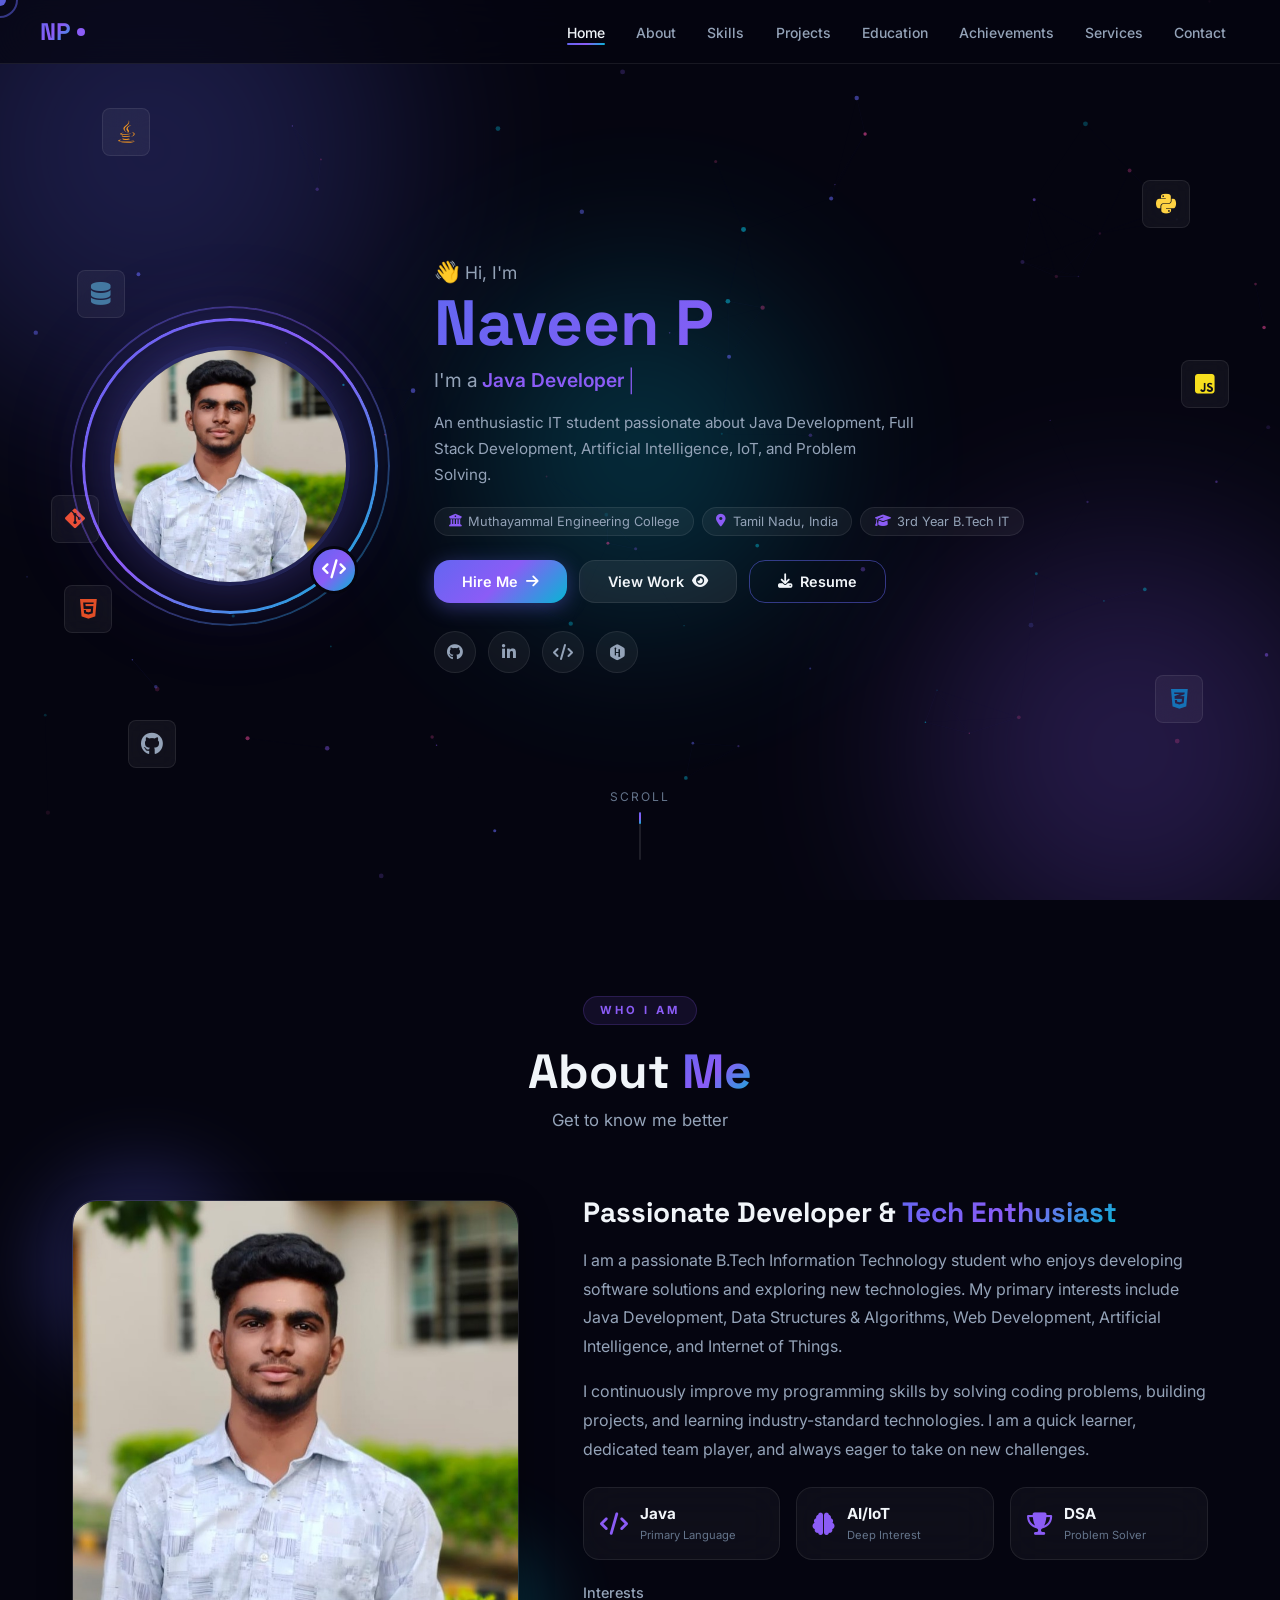
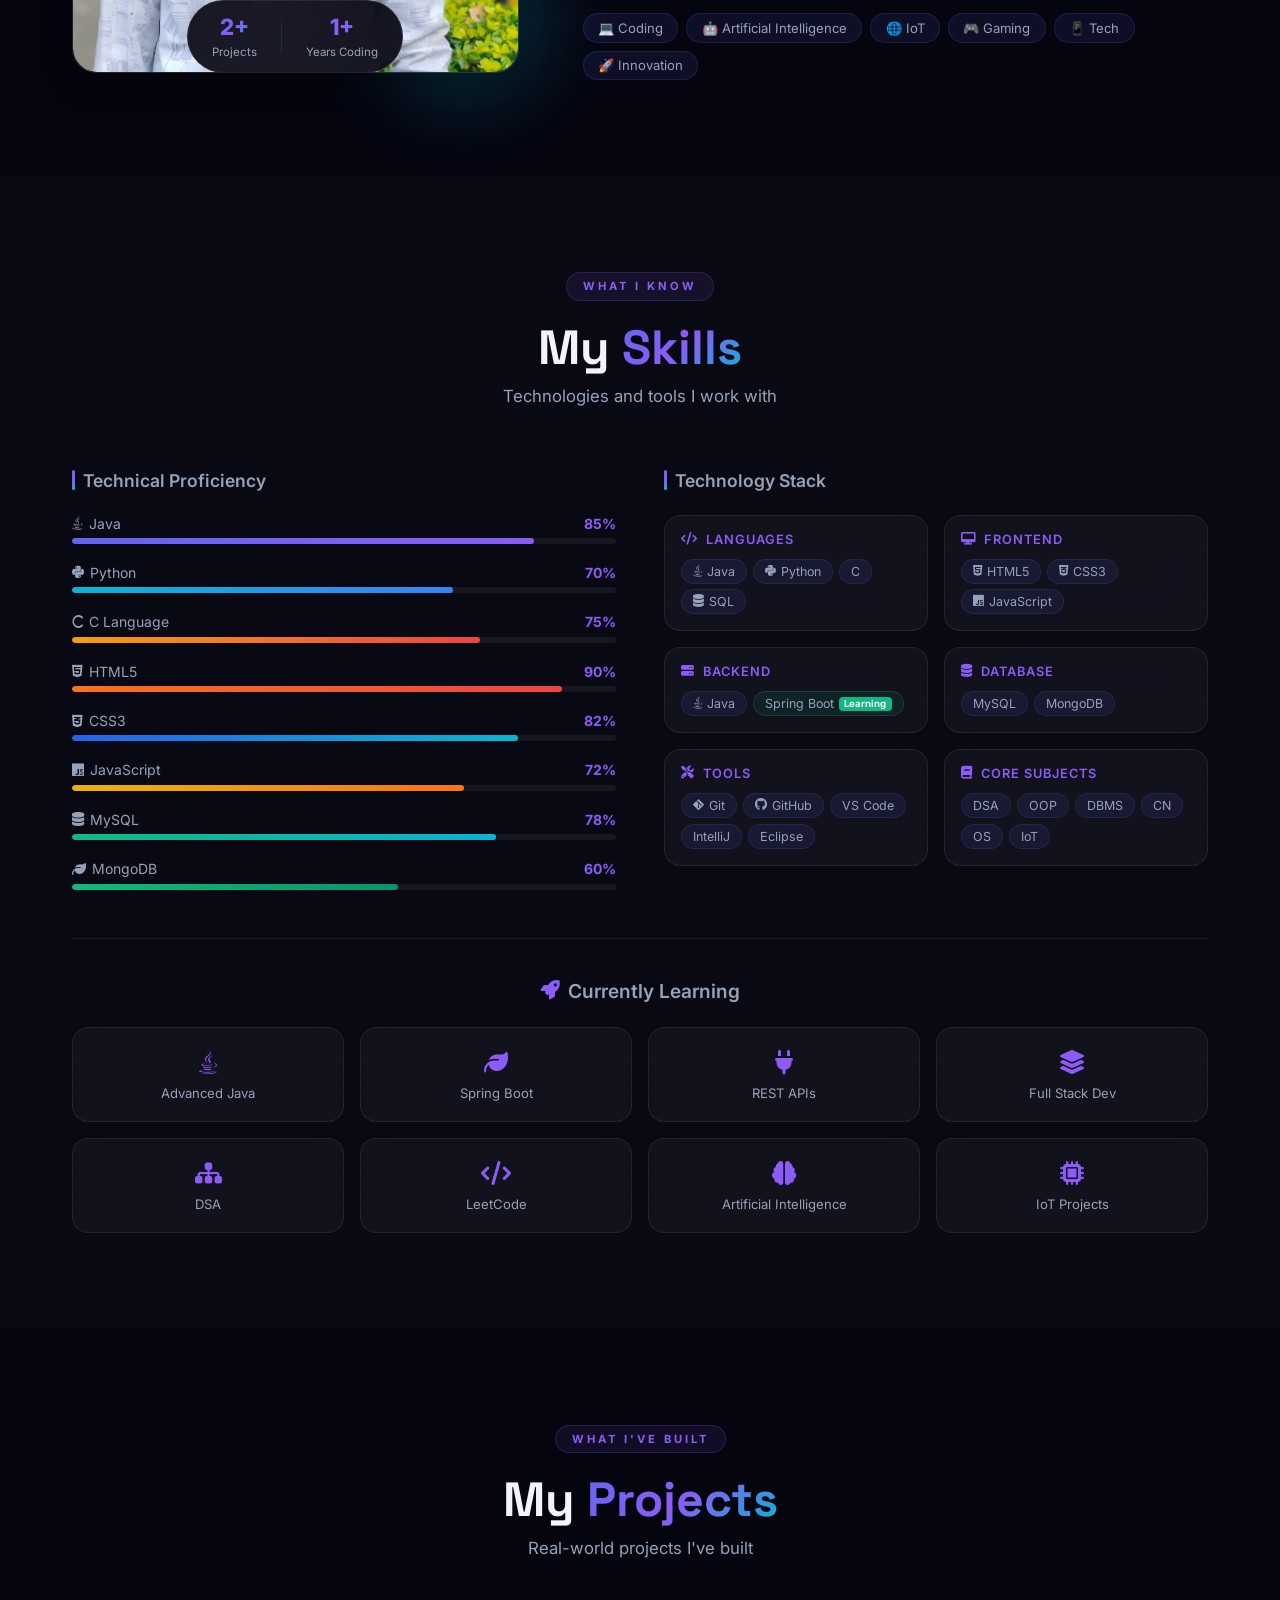
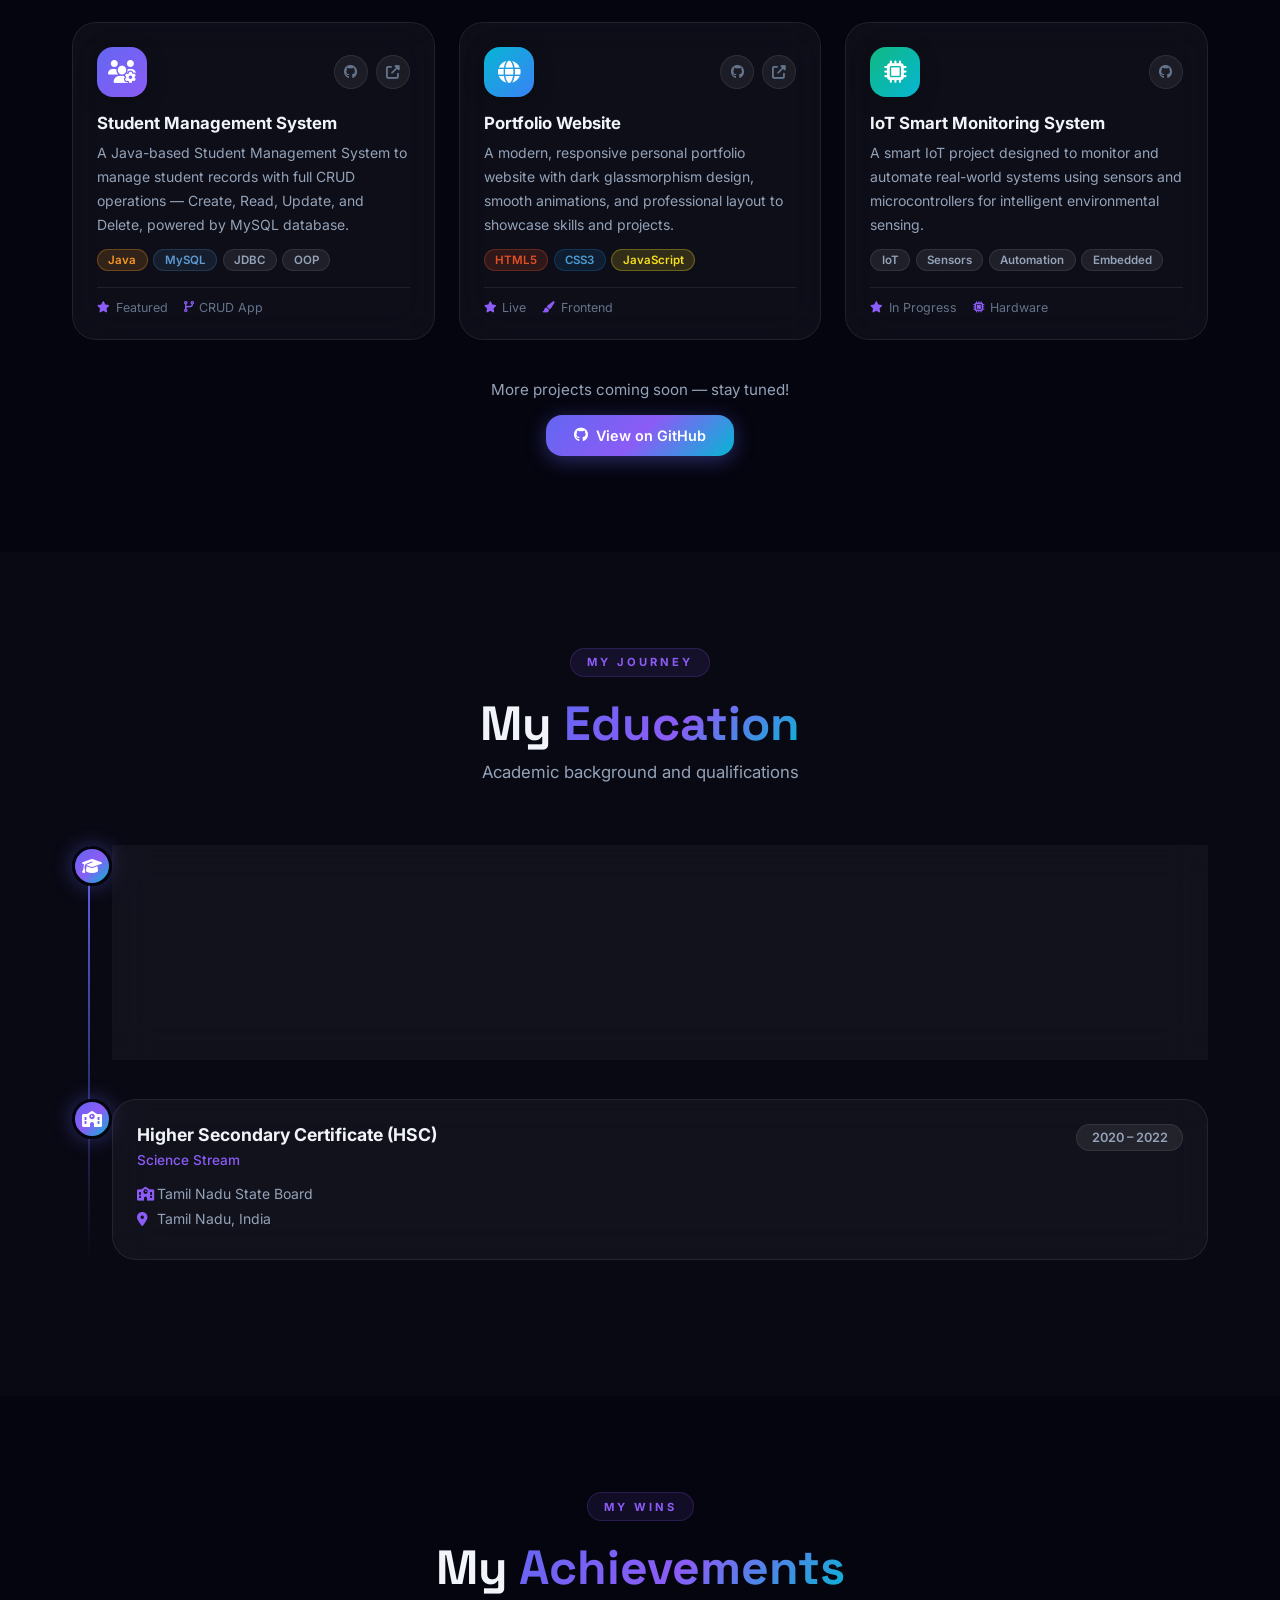
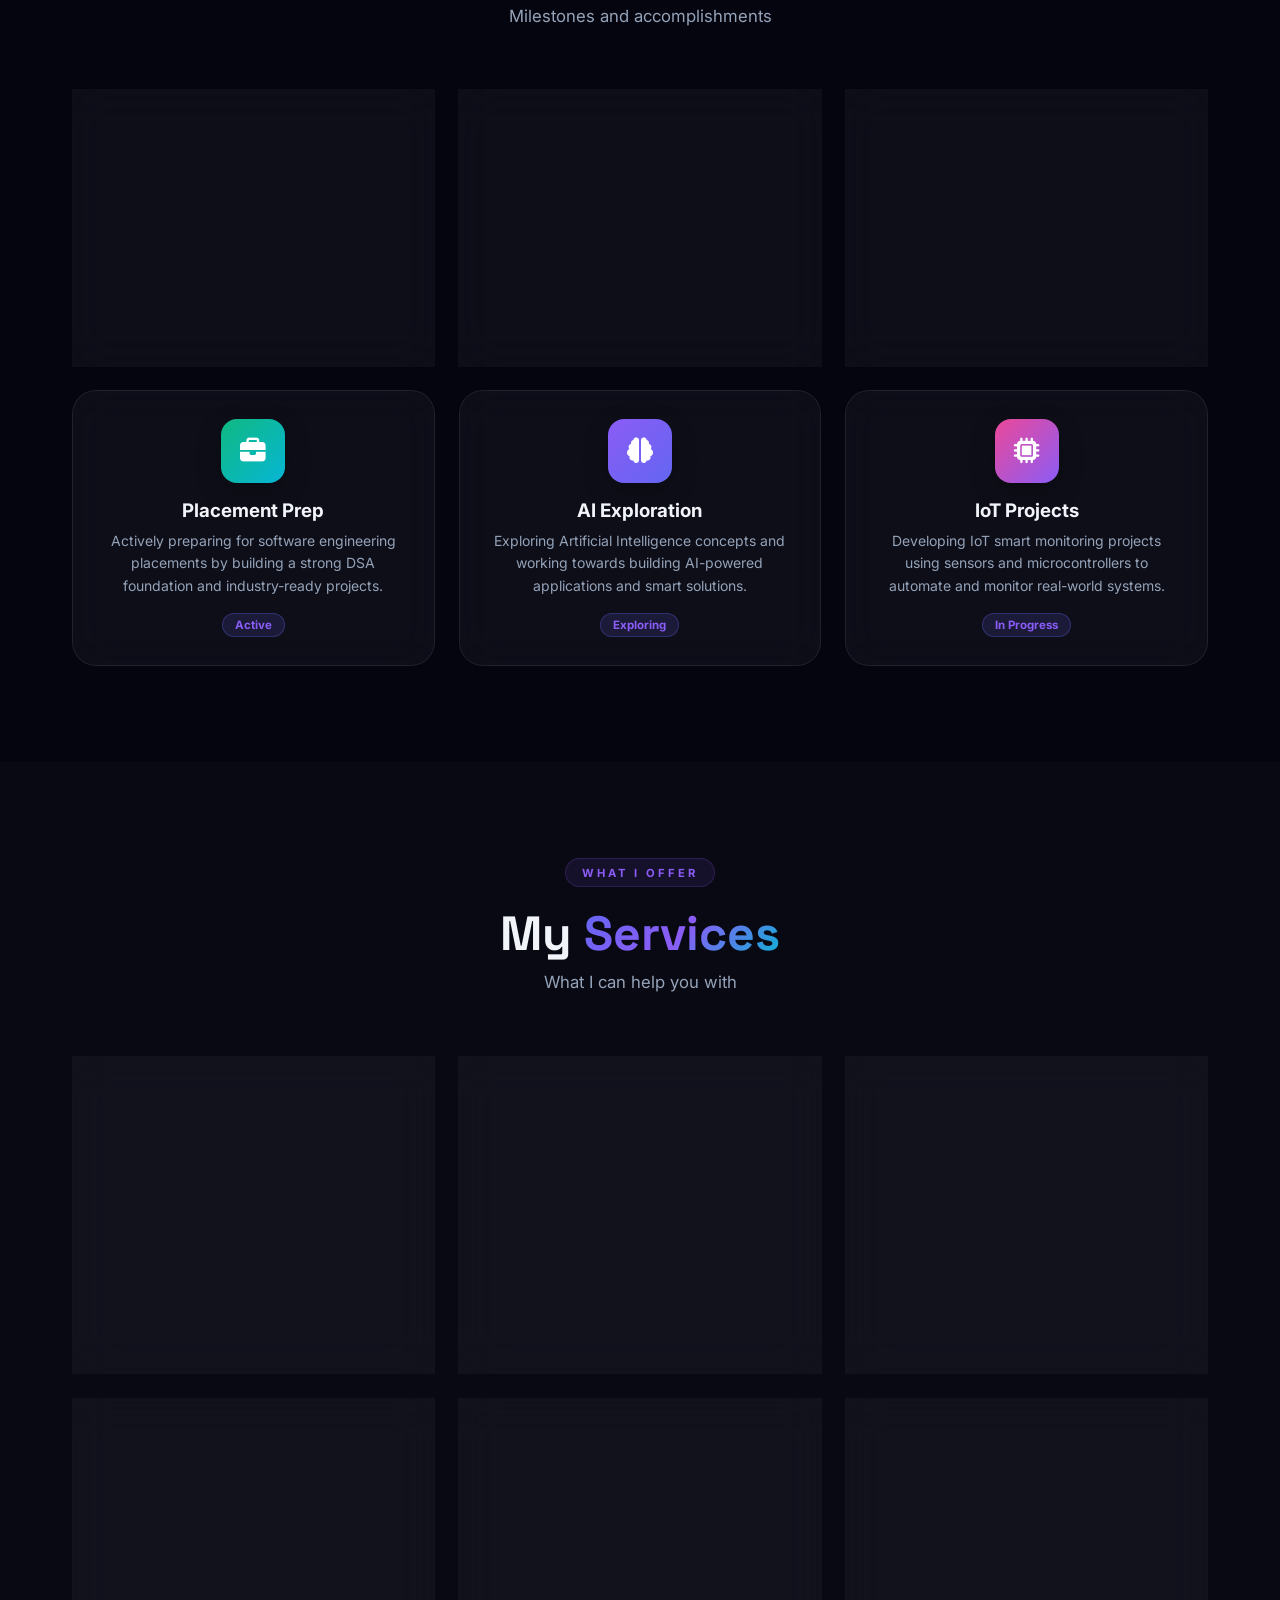
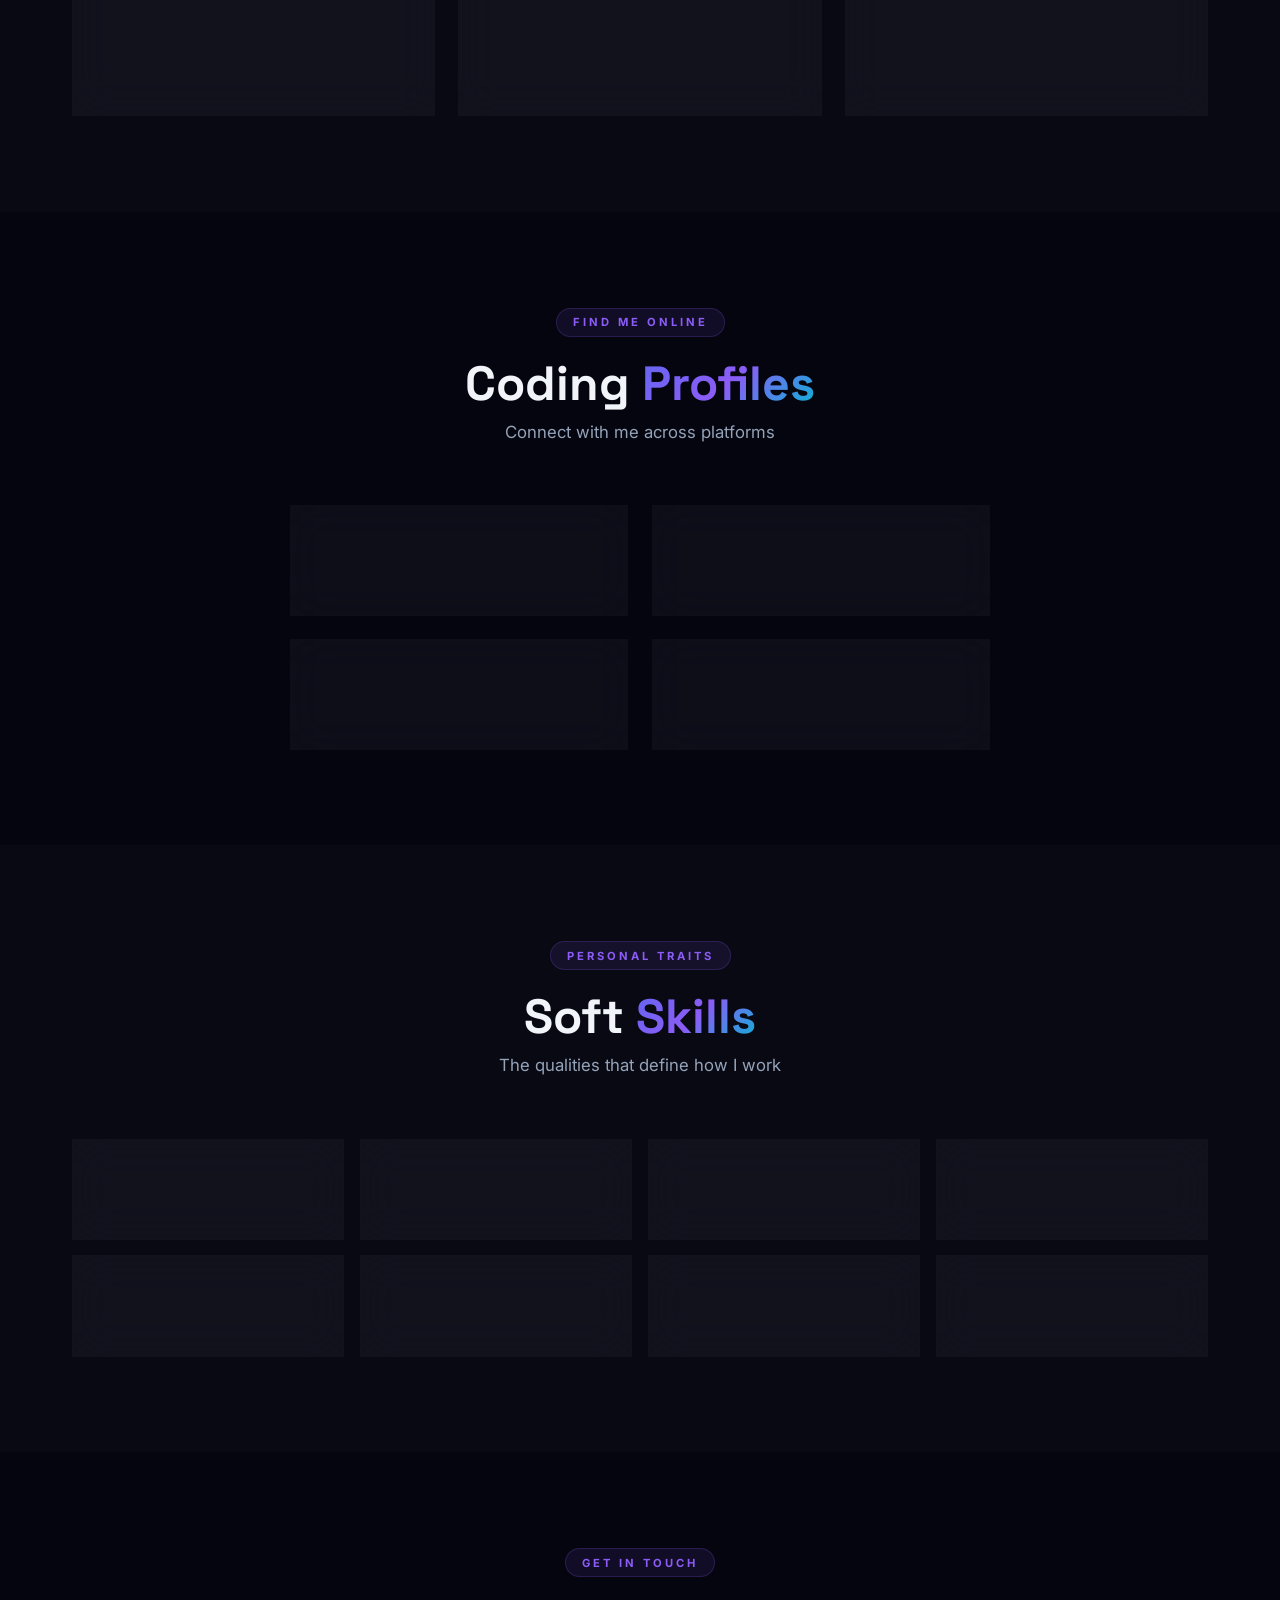
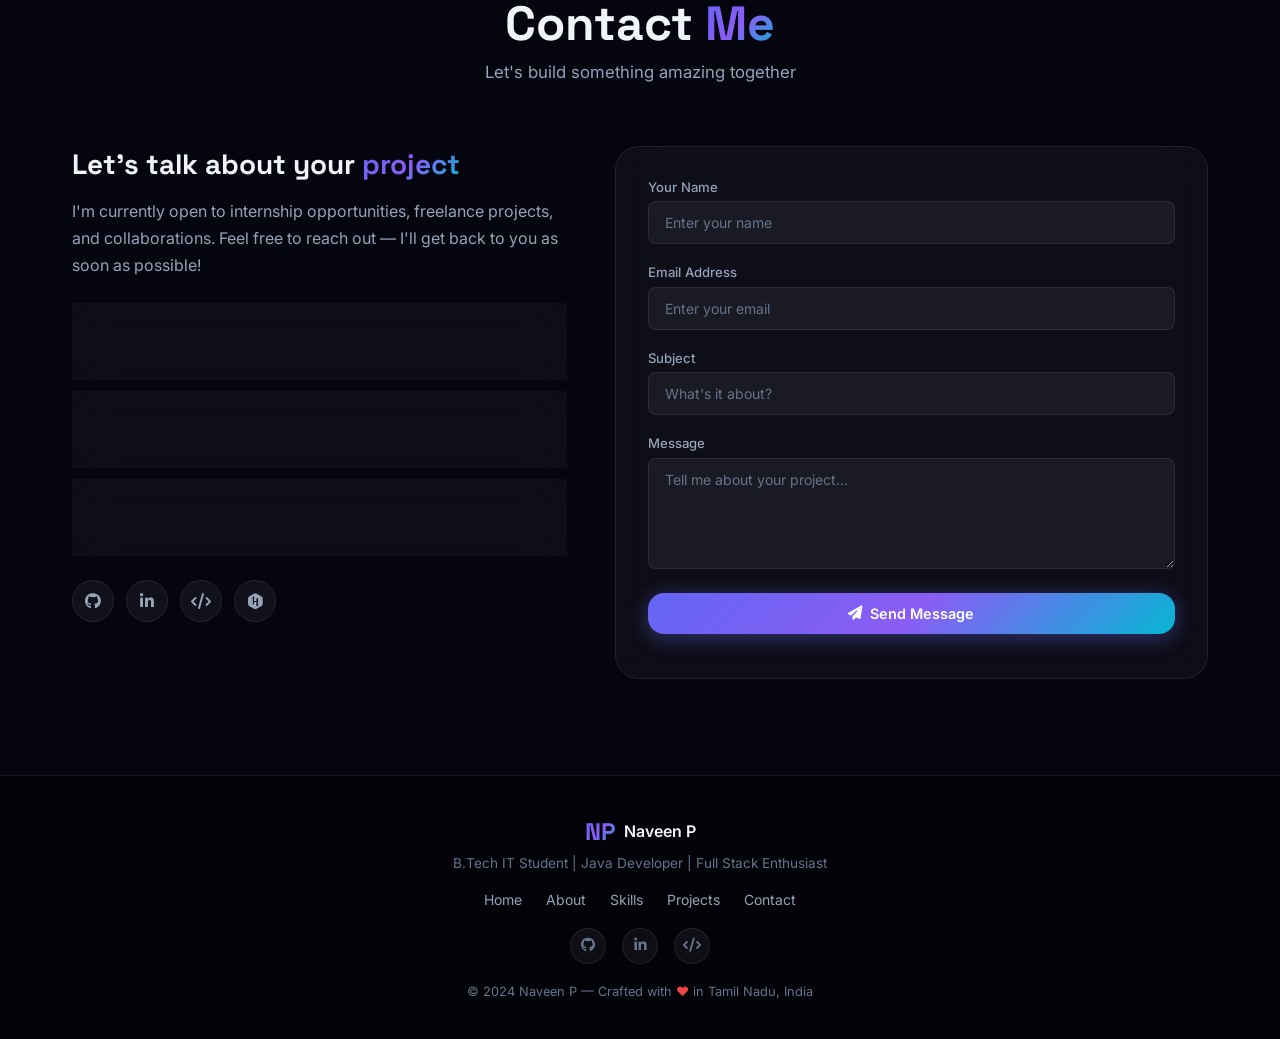
<file: index.html>
<!DOCTYPE html>
<html lang="en">

<head>
  <meta charset="UTF-8" />
  <meta name="viewport" content="width=device-width, initial-scale=1.0" />
  <meta name="description"
    content="Naveen P – B.Tech IT Student | Java Developer | Full Stack | AI & IoT Enthusiast at Muthayammal Engineering College" />
  <meta name="keywords" content="Naveen P, portfolio, Java developer, IT student, full stack, AI, IoT, Tamil Nadu" />
  <title>Naveen P | IT Student & Java Developer</title>

  <!-- Fonts -->
  <link rel="preconnect" href="https://fonts.googleapis.com" />
  <link rel="preconnect" href="https://fonts.gstatic.com" crossorigin />
  <link
    href="https://fonts.googleapis.com/css2?family=Inter:wght@300;400;500;600;700;800;900&family=Space+Grotesk:wght@400;500;600;700&family=JetBrains+Mono:wght@400;500&display=swap"
    rel="stylesheet" />

  <!-- Icons -->
  <link rel="stylesheet" href="https://cdnjs.cloudflare.com/ajax/libs/font-awesome/6.5.0/css/all.min.css" />

  <link rel="stylesheet" href="style.css" />
</head>

<body>

  <!-- ═══════════════════════ LOADER ═══════════════════════ -->
  <div id="loader">
    <div class="loader-content">
      <div class="loader-logo">NP</div>
      <div class="loader-bar">
        <div class="loader-fill"></div>
      </div>
    </div>
  </div>

  <!-- ═══════════════════════ CURSOR ═══════════════════════ -->
  <div id="cursor"></div>
  <div id="cursor-trail"></div>

  <!-- ═══════════════════════ NAV ═══════════════════════ -->
  <nav id="navbar">
    <div class="nav-logo">
      <span class="logo-text">NP</span>
      <span class="logo-dot"></span>
    </div>
    <ul class="nav-links" id="navLinks">
      <li><a href="#home" class="nav-link active">Home</a></li>
      <li><a href="#about" class="nav-link">About</a></li>
      <li><a href="#skills" class="nav-link">Skills</a></li>
      <li><a href="#projects" class="nav-link">Projects</a></li>
      <li><a href="#education" class="nav-link">Education</a></li>
      <li><a href="#achievements" class="nav-link">Achievements</a></li>
      <li><a href="#services" class="nav-link">Services</a></li>
      <li><a href="#contact" class="nav-link">Contact</a></li>
    </ul>
    <button class="menu-toggle" id="menuToggle" aria-label="Toggle menu">
      <span></span><span></span><span></span>
    </button>
  </nav>

  <!-- ═══════════════════════ HERO ═══════════════════════ -->
  <section id="home" class="hero-section">
    <!-- Animated Background -->
    <div class="hero-bg">
      <div class="orb orb-1"></div>
      <div class="orb orb-2"></div>
      <div class="orb orb-3"></div>
      <canvas id="particleCanvas"></canvas>
    </div>

    <!-- Floating Tech Icons -->
    <div class="floating-icons">
      <div class="fi fi-java" data-label="Java"><i class="fab fa-java"></i></div>
      <div class="fi fi-python" data-label="Python"><i class="fab fa-python"></i></div>
      <div class="fi fi-html" data-label="HTML5"><i class="fab fa-html5"></i></div>
      <div class="fi fi-css" data-label="CSS3"><i class="fab fa-css3-alt"></i></div>
      <div class="fi fi-js" data-label="JS"><i class="fab fa-js-square"></i></div>
      <div class="fi fi-git" data-label="Git"><i class="fab fa-git-alt"></i></div>
      <div class="fi fi-github" data-label="GitHub"><i class="fab fa-github"></i></div>
      <div class="fi fi-db" data-label="MySQL"><i class="fas fa-database"></i></div>
    </div>

    <div class="hero-content">
      <div class="hero-avatar-wrap">
        <div class="avatar-ring"></div>
        <div class="avatar-ring ring-2"></div>
        <img src="avatar.jpeg" alt="Naveen P" class="hero-avatar" id="heroAvatar" />
        <div class="avatar-badge">
          <i class="fas fa-code"></i>
        </div>
      </div>

      <div class="hero-text">
        <p class="hero-greeting">
          <span class="greeting-wave">👋</span> Hi, I'm
        </p>
        <h1 class="hero-name">Naveen P</h1>
        <div class="hero-roles">
          <span class="role-prefix">I'm a </span>
          <span class="typed-text" id="typedText"></span>
          <span class="typed-cursor">|</span>
        </div>
        <p class="hero-desc">
          An enthusiastic IT student passionate about Java Development, Full Stack Development,
          Artificial Intelligence, IoT, and Problem Solving.
        </p>
        <div class="hero-info-pills">
          <span class="info-pill"><i class="fas fa-university"></i> Muthayammal Engineering College</span>
          <span class="info-pill"><i class="fas fa-map-marker-alt"></i> Tamil Nadu, India</span>
          <span class="info-pill"><i class="fas fa-graduation-cap"></i> 3rd Year B.Tech IT</span>
        </div>
        <div class="hero-cta">
          <a href="#contact" class="btn btn-primary">
            <span>Hire Me</span><i class="fas fa-arrow-right"></i>
          </a>
          <a href="#projects" class="btn btn-ghost">
            <span>View Work</span><i class="fas fa-eye"></i>
          </a>
          <a href="resume.html" download class="btn btn-outline" id="resumeBtn">
            <i class="fas fa-download"></i><span>Resume</span>
          </a>
        </div>
        <div class="hero-socials">
          <a href="https://github.com/yourusername" target="_blank" class="social-icon" id="githubHero"
            aria-label="GitHub">
            <i class="fab fa-github"></i>
          </a>
          <a href="https://linkedin.com/in/yourusername" target="_blank" class="social-icon" id="linkedinHero"
            aria-label="LinkedIn">
            <i class="fab fa-linkedin-in"></i>
          </a>
          <a href="https://leetcode.com/yourusername" target="_blank" class="social-icon" id="leetcodeHero"
            aria-label="LeetCode">
            <i class="fas fa-code"></i>
          </a>
          <a href="https://hackerrank.com/yourusername" target="_blank" class="social-icon" id="hackerrankHero"
            aria-label="HackerRank">
            <i class="fab fa-hackerrank"></i>
          </a>
        </div>
      </div>
    </div>

    <div class="scroll-indicator">
      <span>Scroll</span>
      <div class="scroll-line">
        <div class="scroll-dot"></div>
      </div>
    </div>
  </section>

  <!-- ═══════════════════════ ABOUT ═══════════════════════ -->
  <section id="about" class="section">
    <div class="container">
      <div class="section-header">
        <span class="section-tag">WHO I AM</span>
        <h2 class="section-title">About <span class="gradient-text">Me</span></h2>
        <p class="section-subtitle">Get to know me better</p>
      </div>

      <div class="about-grid">
        <div class="about-image-wrap reveal">
          <div class="about-img-card glass">
            <img src="avatar.jpeg" alt="Naveen P" class="about-img" />
            <div class="about-img-badge">
              <div class="badge-item">
                <span class="badge-num">3+</span>
                <span class="badge-label">Projects</span>
              </div>
              <div class="badge-divider"></div>
              <div class="badge-item">
                <span class="badge-num">2+</span>
                <span class="badge-label">Years Coding</span>
              </div>
            </div>
          </div>
          <div class="about-shape shape-1"></div>
          <div class="about-shape shape-2"></div>
        </div>

        <div class="about-content reveal">
          <h3 class="about-heading">Passionate Developer & <span class="gradient-text">Tech Enthusiast</span></h3>
          <p class="about-para">
            I am a passionate B.Tech Information Technology student who enjoys developing software
            solutions and exploring new technologies. My primary interests include Java Development,
            Data Structures & Algorithms, Web Development, Artificial Intelligence, and Internet of Things.
          </p>
          <p class="about-para">
            I continuously improve my programming skills by solving coding problems, building projects,
            and learning industry-standard technologies. I am a quick learner, dedicated team player,
            and always eager to take on new challenges.
          </p>
          <div class="about-stats">
            <div class="stat-card glass">
              <i class="fas fa-code stat-icon"></i>
              <div>
                <span class="stat-num">Java</span>
                <span class="stat-label">Primary Language</span>
              </div>
            </div>
            <div class="stat-card glass">
              <i class="fas fa-brain stat-icon"></i>
              <div>
                <span class="stat-num">AI/IoT</span>
                <span class="stat-label">Deep Interest</span>
              </div>
            </div>
            <div class="stat-card glass">
              <i class="fas fa-trophy stat-icon"></i>
              <div>
                <span class="stat-num">DSA</span>
                <span class="stat-label">Problem Solver</span>
              </div>
            </div>
          </div>

          <div class="about-interests">
            <h4>Interests</h4>
            <div class="interest-tags">
              <span class="tag">💻 Coding</span>
              <span class="tag">🤖 Artificial Intelligence</span>
              <span class="tag">🌐 IoT</span>
              <span class="tag">🎮 Gaming</span>
              <span class="tag">📱 Tech</span>
              <span class="tag">🚀 Innovation</span>
            </div>
          </div>
        </div>
      </div>
    </div>
  </section>

  <!-- ═══════════════════════ SKILLS ═══════════════════════ -->
  <section id="skills" class="section section-alt">
    <div class="container">
      <div class="section-header">
        <span class="section-tag">WHAT I KNOW</span>
        <h2 class="section-title">My <span class="gradient-text">Skills</span></h2>
        <p class="section-subtitle">Technologies and tools I work with</p>
      </div>

      <div class="skills-wrapper">
        <!-- Skill Bars Column -->
        <div class="skill-bars-col reveal">
          <h3 class="skills-col-title">Technical Proficiency</h3>
          <div class="skill-bar-list">
            <div class="skill-bar-item">
              <div class="skill-bar-header">
                <span><i class="fab fa-java"></i> Java</span>
                <span class="skill-pct">85%</span>
              </div>
              <div class="skill-track">
                <div class="skill-fill" data-width="85" style="background:linear-gradient(90deg,#6366f1,#8b5cf6)"></div>
              </div>
            </div>
            <div class="skill-bar-item">
              <div class="skill-bar-header">
                <span><i class="fab fa-python"></i> Python</span>
                <span class="skill-pct">70%</span>
              </div>
              <div class="skill-track">
                <div class="skill-fill" data-width="70" style="background:linear-gradient(90deg,#06b6d4,#3b82f6)"></div>
              </div>
            </div>
            <div class="skill-bar-item">
              <div class="skill-bar-header">
                <span><i class="fas fa-c"></i> C Language</span>
                <span class="skill-pct">75%</span>
              </div>
              <div class="skill-track">
                <div class="skill-fill" data-width="75" style="background:linear-gradient(90deg,#f59e0b,#ef4444)"></div>
              </div>
            </div>
            <div class="skill-bar-item">
              <div class="skill-bar-header">
                <span><i class="fab fa-html5"></i> HTML5</span>
                <span class="skill-pct">90%</span>
              </div>
              <div class="skill-track">
                <div class="skill-fill" data-width="90" style="background:linear-gradient(90deg,#f97316,#ef4444)"></div>
              </div>
            </div>
            <div class="skill-bar-item">
              <div class="skill-bar-header">
                <span><i class="fab fa-css3-alt"></i> CSS3</span>
                <span class="skill-pct">82%</span>
              </div>
              <div class="skill-track">
                <div class="skill-fill" data-width="82" style="background:linear-gradient(90deg,#2563eb,#06b6d4)"></div>
              </div>
            </div>
            <div class="skill-bar-item">
              <div class="skill-bar-header">
                <span><i class="fab fa-js"></i> JavaScript</span>
                <span class="skill-pct">72%</span>
              </div>
              <div class="skill-track">
                <div class="skill-fill" data-width="72" style="background:linear-gradient(90deg,#eab308,#f97316)"></div>
              </div>
            </div>
            <div class="skill-bar-item">
              <div class="skill-bar-header">
                <span><i class="fas fa-database"></i> MySQL</span>
                <span class="skill-pct">78%</span>
              </div>
              <div class="skill-track">
                <div class="skill-fill" data-width="78" style="background:linear-gradient(90deg,#10b981,#06b6d4)"></div>
              </div>
            </div>
            <div class="skill-bar-item">
              <div class="skill-bar-header">
                <span><i class="fas fa-leaf"></i> MongoDB</span>
                <span class="skill-pct">60%</span>
              </div>
              <div class="skill-track">
                <div class="skill-fill" data-width="60" style="background:linear-gradient(90deg,#10b981,#059669)"></div>
              </div>
            </div>
          </div>
        </div>

        <!-- Skill Cards Grid -->
        <div class="skill-cards-col reveal">
          <h3 class="skills-col-title">Technology Stack</h3>
          <div class="tech-categories">
            <div class="tech-cat glass">
              <div class="tech-cat-header">
                <i class="fas fa-code"></i>
                <span>Languages</span>
              </div>
              <div class="tech-tags">
                <span class="tech-tag"><i class="fab fa-java"></i> Java</span>
                <span class="tech-tag"><i class="fab fa-python"></i> Python</span>
                <span class="tech-tag">C</span>
                <span class="tech-tag"><i class="fas fa-database"></i> SQL</span>
              </div>
            </div>
            <div class="tech-cat glass">
              <div class="tech-cat-header">
                <i class="fas fa-desktop"></i>
                <span>Frontend</span>
              </div>
              <div class="tech-tags">
                <span class="tech-tag"><i class="fab fa-html5"></i> HTML5</span>
                <span class="tech-tag"><i class="fab fa-css3-alt"></i> CSS3</span>
                <span class="tech-tag"><i class="fab fa-js"></i> JavaScript</span>
              </div>
            </div>
            <div class="tech-cat glass">
              <div class="tech-cat-header">
                <i class="fas fa-server"></i>
                <span>Backend</span>
              </div>
              <div class="tech-tags">
                <span class="tech-tag"><i class="fab fa-java"></i> Java</span>
                <span class="tech-tag learning">Spring Boot <span class="learning-badge">Learning</span></span>
              </div>
            </div>
            <div class="tech-cat glass">
              <div class="tech-cat-header">
                <i class="fas fa-database"></i>
                <span>Database</span>
              </div>
              <div class="tech-tags">
                <span class="tech-tag">MySQL</span>
                <span class="tech-tag">MongoDB</span>
              </div>
            </div>
            <div class="tech-cat glass">
              <div class="tech-cat-header">
                <i class="fas fa-tools"></i>
                <span>Tools</span>
              </div>
              <div class="tech-tags">
                <span class="tech-tag"><i class="fab fa-git-alt"></i> Git</span>
                <span class="tech-tag"><i class="fab fa-github"></i> GitHub</span>
                <span class="tech-tag">VS Code</span>
                <span class="tech-tag">IntelliJ</span>
                <span class="tech-tag">Eclipse</span>
              </div>
            </div>
            <div class="tech-cat glass">
              <div class="tech-cat-header">
                <i class="fas fa-book"></i>
                <span>Core Subjects</span>
              </div>
              <div class="tech-tags">
                <span class="tech-tag">DSA</span>
                <span class="tech-tag">OOP</span>
                <span class="tech-tag">DBMS</span>
                <span class="tech-tag">CN</span>
                <span class="tech-tag">OS</span>
                <span class="tech-tag">IoT</span>
              </div>
            </div>
          </div>
        </div>
      </div>

      <!-- Currently Learning -->
      <div class="learning-section reveal">
        <h3 class="learning-title"><i class="fas fa-rocket"></i> Currently Learning</h3>
        <div class="learning-grid">
          <div class="learning-card glass">
            <div class="lc-icon"><i class="fab fa-java"></i></div>
            <span>Advanced Java</span>
          </div>
          <div class="learning-card glass">
            <div class="lc-icon"><i class="fas fa-leaf"></i></div>
            <span>Spring Boot</span>
          </div>
          <div class="learning-card glass">
            <div class="lc-icon"><i class="fas fa-plug"></i></div>
            <span>REST APIs</span>
          </div>
          <div class="learning-card glass">
            <div class="lc-icon"><i class="fas fa-layer-group"></i></div>
            <span>Full Stack Dev</span>
          </div>
          <div class="learning-card glass">
            <div class="lc-icon"><i class="fas fa-sitemap"></i></div>
            <span>DSA</span>
          </div>
          <div class="learning-card glass">
            <div class="lc-icon"><i class="fas fa-code"></i></div>
            <span>LeetCode</span>
          </div>
          <div class="learning-card glass">
            <div class="lc-icon"><i class="fas fa-brain"></i></div>
            <span>Artificial Intelligence</span>
          </div>
          <div class="learning-card glass">
            <div class="lc-icon"><i class="fas fa-microchip"></i></div>
            <span>IoT Projects</span>
          </div>
        </div>
      </div>
    </div>
  </section>

  <!-- ═══════════════════════ PROJECTS ═══════════════════════ -->
  <section id="projects" class="section">
    <div class="container">
      <div class="section-header">
        <span class="section-tag">WHAT I'VE BUILT</span>
        <h2 class="section-title">My <span class="gradient-text">Projects</span></h2>
        <p class="section-subtitle">Real-world projects I've built</p>
      </div>

      <div class="projects-grid">
        <!-- Project 1 -->
        <div class="project-card glass reveal" id="proj-sms">
          <div class="proj-top">
            <div class="proj-icon-wrap" style="background:linear-gradient(135deg,#6366f1,#8b5cf6)">
              <i class="fas fa-users-cog"></i>
            </div>
            <div class="proj-links">
              <a href="https://github.com/yourusername" target="_blank" class="proj-link" aria-label="GitHub"><i
                  class="fab fa-github"></i></a>
              <a href="#" class="proj-link" aria-label="Live"><i class="fas fa-external-link-alt"></i></a>
            </div>
          </div>
          <div class="proj-body">
            <h3 class="proj-title">Student Management System</h3>
            <p class="proj-desc">
              A Java-based Student Management System to manage student records with full CRUD
              operations — Create, Read, Update, and Delete, powered by MySQL database.
            </p>
            <div class="proj-tags">
              <span class="ptag ptag-java">Java</span>
              <span class="ptag ptag-db">MySQL</span>
              <span class="ptag">JDBC</span>
              <span class="ptag">OOP</span>
            </div>
          </div>
          <div class="proj-footer">
            <div class="proj-stat"><i class="fas fa-star"></i> Featured</div>
            <div class="proj-stat"><i class="fas fa-code-branch"></i> CRUD App</div>
          </div>
          <div class="proj-glow"></div>
        </div>

        <!-- Project 2 -->
        <div class="project-card glass reveal" id="proj-portfolio">
          <div class="proj-top">
            <div class="proj-icon-wrap" style="background:linear-gradient(135deg,#06b6d4,#3b82f6)">
              <i class="fas fa-globe"></i>
            </div>
            <div class="proj-links">
              <a href="https://github.com/yourusername" target="_blank" class="proj-link" aria-label="GitHub"><i
                  class="fab fa-github"></i></a>
              <a href="#" class="proj-link" aria-label="Live"><i class="fas fa-external-link-alt"></i></a>
            </div>
          </div>
          <div class="proj-body">
            <h3 class="proj-title">Portfolio Website</h3>
            <p class="proj-desc">
              A modern, responsive personal portfolio website with dark glassmorphism design,
              smooth animations, and professional layout to showcase skills and projects.
            </p>
            <div class="proj-tags">
              <span class="ptag ptag-html">HTML5</span>
              <span class="ptag ptag-css">CSS3</span>
              <span class="ptag ptag-js">JavaScript</span>
            </div>
          </div>
          <div class="proj-footer">
            <div class="proj-stat"><i class="fas fa-star"></i> Live</div>
            <div class="proj-stat"><i class="fas fa-paint-brush"></i> Frontend</div>
          </div>
          <div class="proj-glow"></div>
        </div>

        <!-- Project 3 -->
        <div class="project-card glass reveal" id="proj-iot">
          <div class="proj-top">
            <div class="proj-icon-wrap" style="background:linear-gradient(135deg,#10b981,#06b6d4)">
              <i class="fas fa-microchip"></i>
            </div>
            <div class="proj-links">
              <a href="https://github.com/yourusername" target="_blank" class="proj-link" aria-label="GitHub"><i
                  class="fab fa-github"></i></a>
            </div>
          </div>
          <div class="proj-body">
            <h3 class="proj-title">IoT Smart Monitoring System</h3>
            <p class="proj-desc">
              A smart IoT project designed to monitor and automate real-world systems using
              sensors and microcontrollers for intelligent environmental sensing.
            </p>
            <div class="proj-tags">
              <span class="ptag">IoT</span>
              <span class="ptag">Sensors</span>
              <span class="ptag">Automation</span>
              <span class="ptag">Embedded</span>
            </div>
          </div>
          <div class="proj-footer">
            <div class="proj-stat"><i class="fas fa-star"></i> In Progress</div>
            <div class="proj-stat"><i class="fas fa-microchip"></i> Hardware</div>
          </div>
          <div class="proj-glow"></div>
        </div>
      </div>

      <div class="projects-cta reveal">
        <p>More projects coming soon — stay tuned!</p>
        <a href="https://github.com/yourusername" target="_blank" class="btn btn-primary" id="viewAllProjects">
          <i class="fab fa-github"></i> View on GitHub
        </a>
      </div>
    </div>
  </section>

  <!-- ═══════════════════════ EDUCATION ═══════════════════════ -->
  <section id="education" class="section section-alt">
    <div class="container">
      <div class="section-header">
        <span class="section-tag">MY JOURNEY</span>
        <h2 class="section-title">My <span class="gradient-text">Education</span></h2>
        <p class="section-subtitle">Academic background and qualifications</p>
      </div>

      <div class="timeline">
        <div class="timeline-item reveal" id="edu-btech">
          <div class="timeline-dot">
            <i class="fas fa-graduation-cap"></i>
          </div>
          <div class="timeline-card glass">
            <div class="tl-header">
              <div class="tl-title-wrap">
                <h3 class="tl-degree">Bachelor of Technology (B.Tech)</h3>
                <span class="tl-field">Information Technology</span>
              </div>
              <span class="tl-year active-badge">2022 – Present</span>
            </div>
            <div class="tl-body">
              <p class="tl-college"><i class="fas fa-university"></i> Muthayammal Engineering College</p>
              <p class="tl-location"><i class="fas fa-map-marker-alt"></i> Tamil Nadu, India</p>
              <p class="tl-status"><i class="fas fa-circle pulse-dot"></i> Currently in <strong>3rd Year</strong></p>
              <div class="tl-subjects">
                <span class="tl-sub">Data Structures</span>
                <span class="tl-sub">Algorithms</span>
                <span class="tl-sub">OOP with Java</span>
                <span class="tl-sub">DBMS</span>
                <span class="tl-sub">Computer Networks</span>
                <span class="tl-sub">Operating Systems</span>
                <span class="tl-sub">IoT</span>
                <span class="tl-sub">AI</span>
              </div>
            </div>
          </div>
        </div>

        <div class="timeline-item reveal" id="edu-hsc">
          <div class="timeline-dot">
            <i class="fas fa-school"></i>
          </div>
          <div class="timeline-card glass">
            <div class="tl-header">
              <div class="tl-title-wrap">
                <h3 class="tl-degree">Higher Secondary Certificate (HSC)</h3>
                <span class="tl-field">Science Stream</span>
              </div>
              <span class="tl-year">2020 – 2022</span>
            </div>
            <div class="tl-body">
              <p class="tl-college"><i class="fas fa-school"></i> Tamil Nadu State Board</p>
              <p class="tl-location"><i class="fas fa-map-marker-alt"></i> Tamil Nadu, India</p>
            </div>
          </div>
        </div>
      </div>
    </div>
  </section>

  <!-- ═══════════════════════ ACHIEVEMENTS ═══════════════════════ -->
  <section id="achievements" class="section">
    <div class="container">
      <div class="section-header">
        <span class="section-tag">MY WINS</span>
        <h2 class="section-title">My <span class="gradient-text">Achievements</span></h2>
        <p class="section-subtitle">Milestones and accomplishments</p>
      </div>

      <div class="achievements-grid">
        <div class="ach-card glass reveal" id="ach-java">
          <div class="ach-icon" style="background:linear-gradient(135deg,#6366f1,#8b5cf6)">
            <i class="fab fa-java"></i>
          </div>
          <h3 class="ach-title">Java Development</h3>
          <p class="ach-desc">Learning and mastering Java programming language including core Java, OOP concepts, and
            building real-world applications.</p>
          <div class="ach-badge">In Progress</div>
        </div>

        <div class="ach-card glass reveal" id="ach-projects">
          <div class="ach-icon" style="background:linear-gradient(135deg,#06b6d4,#3b82f6)">
            <i class="fas fa-project-diagram"></i>
          </div>
          <h3 class="ach-title">Software Projects</h3>
          <p class="ach-desc">Successfully built multiple real-world software projects including Student Management
            System and Portfolio Website.</p>
          <div class="ach-badge">Completed</div>
        </div>

        <div class="ach-card glass reveal" id="ach-dsa">
          <div class="ach-icon" style="background:linear-gradient(135deg,#f59e0b,#ef4444)">
            <i class="fas fa-code"></i>
          </div>
          <h3 class="ach-title">Problem Solving</h3>
          <p class="ach-desc">Regularly solving coding problems on LeetCode and HackerRank to strengthen Data Structures
            & Algorithms skills.</p>
          <div class="ach-badge">Active</div>
        </div>

        <div class="ach-card glass reveal" id="ach-placement">
          <div class="ach-icon" style="background:linear-gradient(135deg,#10b981,#06b6d4)">
            <i class="fas fa-briefcase"></i>
          </div>
          <h3 class="ach-title">Placement Prep</h3>
          <p class="ach-desc">Actively preparing for software engineering placements by building a strong DSA foundation
            and industry-ready projects.</p>
          <div class="ach-badge">Active</div>
        </div>

        <div class="ach-card glass reveal" id="ach-ai">
          <div class="ach-icon" style="background:linear-gradient(135deg,#8b5cf6,#6366f1)">
            <i class="fas fa-brain"></i>
          </div>
          <h3 class="ach-title">AI Exploration</h3>
          <p class="ach-desc">Exploring Artificial Intelligence concepts and working towards building AI-powered
            applications and smart solutions.</p>
          <div class="ach-badge">Exploring</div>
        </div>

        <div class="ach-card glass reveal" id="ach-iot">
          <div class="ach-icon" style="background:linear-gradient(135deg,#ec4899,#8b5cf6)">
            <i class="fas fa-microchip"></i>
          </div>
          <h3 class="ach-title">IoT Projects</h3>
          <p class="ach-desc">Developing IoT smart monitoring projects using sensors and microcontrollers to automate
            and monitor real-world systems.</p>
          <div class="ach-badge">In Progress</div>
        </div>
      </div>
    </div>
  </section>

  <!-- ═══════════════════════ SERVICES ═══════════════════════ -->
  <section id="services" class="section section-alt">
    <div class="container">
      <div class="section-header">
        <span class="section-tag">WHAT I OFFER</span>
        <h2 class="section-title">My <span class="gradient-text">Services</span></h2>
        <p class="section-subtitle">What I can help you with</p>
      </div>

      <div class="services-grid">
        <div class="service-card glass reveal" id="svc-java">
          <div class="svc-icon-wrap">
            <div class="svc-icon"><i class="fab fa-java"></i></div>
            <div class="svc-ring"></div>
          </div>
          <h3 class="svc-title">Java Development</h3>
          <p class="svc-desc">Building robust Java applications with OOP principles, JDBC database connectivity, and
            clean architecture.</p>
          <ul class="svc-list">
            <li><i class="fas fa-check"></i> Core Java Applications</li>
            <li><i class="fas fa-check"></i> CRUD Systems</li>
            <li><i class="fas fa-check"></i> OOP Design</li>
          </ul>
        </div>

        <div class="service-card glass reveal" id="svc-web">
          <div class="svc-icon-wrap">
            <div class="svc-icon"><i class="fas fa-code"></i></div>
            <div class="svc-ring"></div>
          </div>
          <h3 class="svc-title">Web Development</h3>
          <p class="svc-desc">Creating responsive, modern websites with HTML5, CSS3, and JavaScript with clean UI/UX
            design.</p>
          <ul class="svc-list">
            <li><i class="fas fa-check"></i> Responsive Websites</li>
            <li><i class="fas fa-check"></i> Interactive UI</li>
            <li><i class="fas fa-check"></i> Portfolio Sites</li>
          </ul>
        </div>

        <div class="service-card glass reveal" id="svc-ai">
          <div class="svc-icon-wrap">
            <div class="svc-icon"><i class="fas fa-brain"></i></div>
            <div class="svc-ring"></div>
          </div>
          <h3 class="svc-title">AI Projects</h3>
          <p class="svc-desc">Exploring and implementing Artificial Intelligence concepts to build smart, data-driven
            solutions.</p>
          <ul class="svc-list">
            <li><i class="fas fa-check"></i> AI Concepts</li>
            <li><i class="fas fa-check"></i> Smart Automation</li>
            <li><i class="fas fa-check"></i> Data Analysis</li>
          </ul>
        </div>

        <div class="service-card glass reveal" id="svc-iot">
          <div class="svc-icon-wrap">
            <div class="svc-icon"><i class="fas fa-microchip"></i></div>
            <div class="svc-ring"></div>
          </div>
          <h3 class="svc-title">IoT Projects</h3>
          <p class="svc-desc">Designing and implementing IoT solutions using sensors, microcontrollers, and wireless
            connectivity.</p>
          <ul class="svc-list">
            <li><i class="fas fa-check"></i> Smart Monitoring</li>
            <li><i class="fas fa-check"></i> Sensor Integration</li>
            <li><i class="fas fa-check"></i> Automation</li>
          </ul>
        </div>

        <div class="service-card glass reveal" id="svc-db">
          <div class="svc-icon-wrap">
            <div class="svc-icon"><i class="fas fa-database"></i></div>
            <div class="svc-ring"></div>
          </div>
          <h3 class="svc-title">Database Design</h3>
          <p class="svc-desc">Designing and managing relational and non-relational databases with MySQL and MongoDB.</p>
          <ul class="svc-list">
            <li><i class="fas fa-check"></i> MySQL Databases</li>
            <li><i class="fas fa-check"></i> MongoDB</li>
            <li><i class="fas fa-check"></i> Schema Design</li>
          </ul>
        </div>

        <div class="service-card glass reveal" id="svc-sw">
          <div class="svc-icon-wrap">
            <div class="svc-icon"><i class="fas fa-laptop-code"></i></div>
            <div class="svc-ring"></div>
          </div>
          <h3 class="svc-title">Software Development</h3>
          <p class="svc-desc">End-to-end software development focusing on clean code, best practices, and scalable
            architecture.</p>
          <ul class="svc-list">
            <li><i class="fas fa-check"></i> Clean Code</li>
            <li><i class="fas fa-check"></i> Version Control</li>
            <li><i class="fas fa-check"></i> Documentation</li>
          </ul>
        </div>
      </div>
    </div>
  </section>

  <!-- ═══════════════════════ CODING PROFILES ═══════════════════════ -->
  <section id="coding-profiles" class="section">
    <div class="container">
      <div class="section-header">
        <span class="section-tag">FIND ME ONLINE</span>
        <h2 class="section-title">Coding <span class="gradient-text">Profiles</span></h2>
        <p class="section-subtitle">Connect with me across platforms</p>
      </div>

      <div class="profiles-grid">
        <a href="https://github.com/yourusername" target="_blank" class="profile-card glass reveal" id="prof-github">
          <div class="profile-icon github"><i class="fab fa-github"></i></div>
          <div class="profile-info">
            <h3>GitHub</h3>
            <p>Projects & Code</p>
            <span class="profile-handle">@yourusername</span>
          </div>
          <i class="fas fa-external-link-alt profile-ext"></i>
        </a>

        <a href="https://linkedin.com/in/yourusername" target="_blank" class="profile-card glass reveal"
          id="prof-linkedin">
          <div class="profile-icon linkedin"><i class="fab fa-linkedin-in"></i></div>
          <div class="profile-info">
            <h3>LinkedIn</h3>
            <p>Professional Network</p>
            <span class="profile-handle">@yourusername</span>
          </div>
          <i class="fas fa-external-link-alt profile-ext"></i>
        </a>

        <a href="https://leetcode.com/yourusername" target="_blank" class="profile-card glass reveal"
          id="prof-leetcode">
          <div class="profile-icon leetcode"><i class="fas fa-code"></i></div>
          <div class="profile-info">
            <h3>LeetCode</h3>
            <p>Problem Solving & DSA</p>
            <span class="profile-handle">@yourusername</span>
          </div>
          <i class="fas fa-external-link-alt profile-ext"></i>
        </a>

        <a href="https://hackerrank.com/yourusername" target="_blank" class="profile-card glass reveal"
          id="prof-hackerrank">
          <div class="profile-icon hackerrank"><i class="fab fa-hackerrank"></i></div>
          <div class="profile-info">
            <h3>HackerRank</h3>
            <p>Competitive Coding</p>
            <span class="profile-handle">@yourusername</span>
          </div>
          <i class="fas fa-external-link-alt profile-ext"></i>
        </a>
      </div>
    </div>
  </section>

  <!-- ═══════════════════════ SOFT SKILLS ═══════════════════════ -->
  <section id="soft-skills" class="section section-alt">
    <div class="container">
      <div class="section-header">
        <span class="section-tag">PERSONAL TRAITS</span>
        <h2 class="section-title">Soft <span class="gradient-text">Skills</span></h2>
        <p class="section-subtitle">The qualities that define how I work</p>
      </div>
      <div class="soft-skills-grid">
        <div class="ss-card glass reveal"><i class="fas fa-puzzle-piece"></i><span>Problem Solving</span></div>
        <div class="ss-card glass reveal"><i class="fas fa-comments"></i><span>Communication</span></div>
        <div class="ss-card glass reveal"><i class="fas fa-users"></i><span>Teamwork</span></div>
        <div class="ss-card glass reveal"><i class="fas fa-crown"></i><span>Leadership</span></div>
        <div class="ss-card glass reveal"><i class="fas fa-clock"></i><span>Time Management</span></div>
        <div class="ss-card glass reveal"><i class="fas fa-sync-alt"></i><span>Adaptability</span></div>
        <div class="ss-card glass reveal"><i class="fas fa-bolt"></i><span>Quick Learner</span></div>
        <div class="ss-card glass reveal"><i class="fas fa-chart-line"></i><span>Analytical Thinking</span></div>
      </div>
    </div>
  </section>

  <!-- ═══════════════════════ CONTACT ═══════════════════════ -->
  <section id="contact" class="section">
    <div class="container">
      <div class="section-header">
        <span class="section-tag">GET IN TOUCH</span>
        <h2 class="section-title">Contact <span class="gradient-text">Me</span></h2>
        <p class="section-subtitle">Let's build something amazing together</p>
      </div>

      <div class="contact-grid">
        <div class="contact-info reveal">
          <h3 class="contact-heading">Let's talk about your <span class="gradient-text">project</span></h3>
          <p class="contact-desc">
            I'm currently open to internship opportunities, freelance projects, and collaborations.
            Feel free to reach out — I'll get back to you as soon as possible!
          </p>
          <div class="contact-cards">
            <div class="contact-card glass" id="contactEmail">
              <div class="cc-icon"><i class="fas fa-envelope"></i></div>
              <div class="cc-info">
                <span class="cc-label">Email</span>
                <a href="mailto:vgpnaveen2007gmail.com" class="cc-value">vgpnaveen2007@gmail.com</a>
              </div>
            </div>
            <div class="contact-card glass" id="contactPhone">
              <div class="cc-icon"><i class="fas fa-phone"></i></div>
              <div class="cc-info">
                <span class="cc-label">Phone</span>
                <a href="tel:+91 9025920470" class="cc-value">+91 9025920470</a>
              </div>
            </div>
            <div class="contact-card glass" id="contactLocation">
              <div class="cc-icon"><i class="fas fa-map-marker-alt"></i></div>
              <div class="cc-info">
                <span class="cc-label">Location</span>
                <span class="cc-value">Tamil Nadu, India</span>
              </div>
            </div>
          </div>
          <div class="contact-socials">
            <a href="https://github.com/yourusername" target="_blank" class="cs-btn" id="csGithub"
              aria-label="GitHub"><i class="fab fa-github"></i></a>
            <a href="https://linkedin.com/in/yourusername" target="_blank" class="cs-btn" id="csLinkedin"
              aria-label="LinkedIn"><i class="fab fa-linkedin-in"></i></a>
            <a href="https://leetcode.com/yourusername" target="_blank" class="cs-btn" id="csLeetcode"
              aria-label="LeetCode"><i class="fas fa-code"></i></a>
            <a href="https://hackerrank.com/yourusername" target="_blank" class="cs-btn" id="csHackerrank"
              aria-label="HackerRank"><i class="fab fa-hackerrank"></i></a>
          </div>
        </div>

        <div class="contact-form-wrap reveal">
          <form class="contact-form glass" id="contactForm">
            <div class="form-group">
              <label for="contactName">Your Name</label>
              <input type="text" id="contactName" name="name" placeholder="Enter your name" required />
            </div>
            <div class="form-group">
              <label for="contactEmailInput">Email Address</label>
              <input type="email" id="contactEmailInput" name="email" placeholder="Enter your email" required />
            </div>
            <div class="form-group">
              <label for="contactSubject">Subject</label>
              <input type="text" id="contactSubject" name="subject" placeholder="What's it about?" />
            </div>
            <div class="form-group">
              <label for="contactMessage">Message</label>
              <textarea id="contactMessage" name="message" rows="5" placeholder="Tell me about your project..."
                required></textarea>
            </div>
            <button type="submit" class="btn btn-primary btn-full" id="submitContactForm">
              <i class="fas fa-paper-plane"></i> Send Message
            </button>
            <p class="form-note" id="formStatus"></p>
          </form>
        </div>
      </div>
    </div>
  </section>

  <!-- ═══════════════════════ FOOTER ═══════════════════════ -->
  <footer class="footer">
    <div class="footer-inner">
      <div class="footer-logo">
        <span class="logo-text">NP</span>
        <span class="footer-name">Naveen P</span>
      </div>
      <p class="footer-tagline">B.Tech IT Student | Java Developer | Full Stack Enthusiast</p>
      <div class="footer-links">
        <a href="#home">Home</a>
        <a href="#about">About</a>
        <a href="#skills">Skills</a>
        <a href="#projects">Projects</a>
        <a href="#contact">Contact</a>
      </div>
      <div class="footer-socials">
        <a href="https://github.com/yourusername" target="_blank" aria-label="GitHub"><i class="fab fa-github"></i></a>
        <a href="https://linkedin.com/in/yourusername" target="_blank" aria-label="LinkedIn"><i
            class="fab fa-linkedin-in"></i></a>
        <a href="https://leetcode.com/yourusername" target="_blank" aria-label="LeetCode"><i
            class="fas fa-code"></i></a>
      </div>
      <p class="footer-copy">© 2024 Naveen P — Crafted with <span class="heart">♥</span> in Tamil Nadu, India</p>
    </div>
  </footer>

  <!-- Back to top -->
  <button class="back-to-top" id="backToTop" aria-label="Back to top">
    <i class="fas fa-chevron-up"></i>
  </button>

  <script src="script.js"></script>
</body>

</html>
</file>
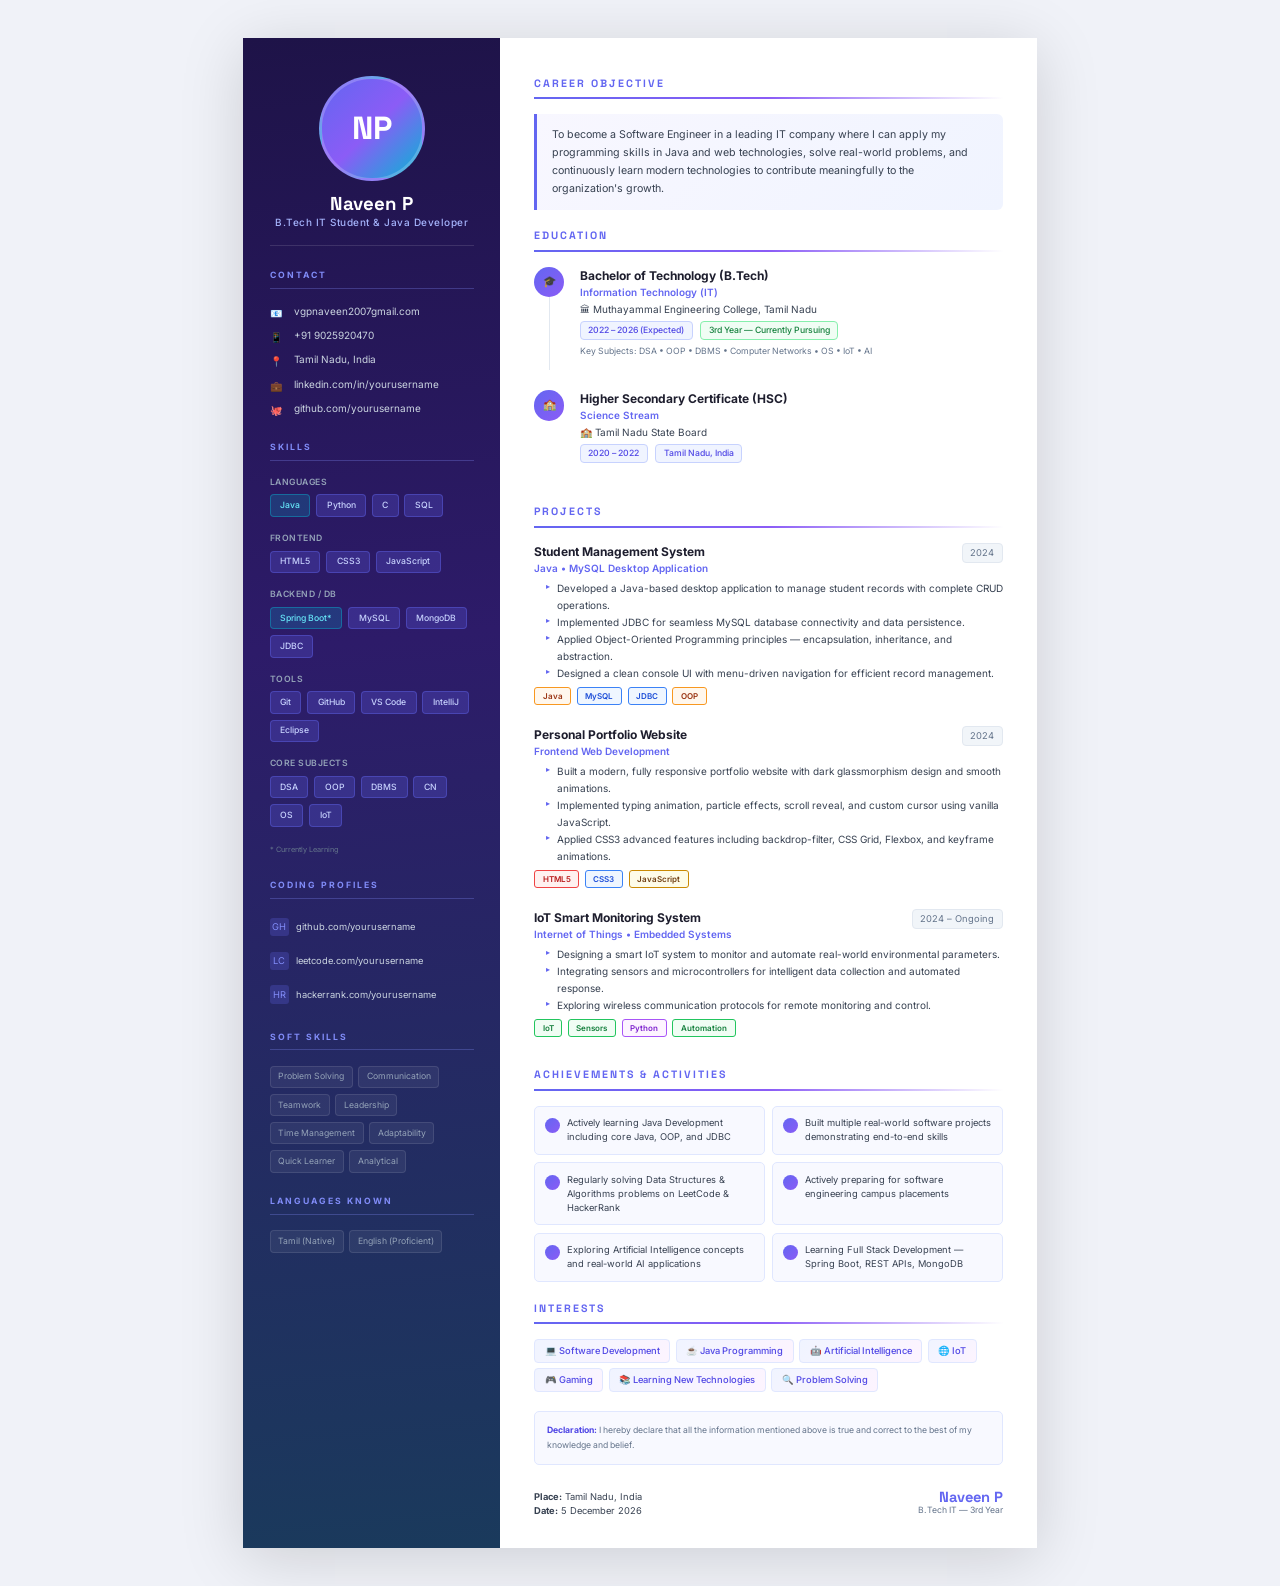
<file: resume.html>
<!DOCTYPE html>
<html lang="en">

<head>
  <meta charset="UTF-8" />
  <meta name="viewport" content="width=device-width, initial-scale=1.0" />
  <title>Naveen P — Resume</title>
  <link rel="preconnect" href="https://fonts.googleapis.com" />
  <link
    href="https://fonts.googleapis.com/css2?family=Inter:wght@300;400;500;600;700;800&family=Space+Grotesk:wght@500;600;700&display=swap"
    rel="stylesheet" />
  <style>
    /* ─── RESET ─── */
    *,
    *::before,
    *::after {
      box-sizing: border-box;
      margin: 0;
      padding: 0;
    }

    html {
      font-size: 10pt;
      -webkit-print-color-adjust: exact;
      print-color-adjust: exact;
    }

    body {
      font-family: 'Inter', sans-serif;
      background: #f0f2f8;
      color: #1e1e2e;
      line-height: 1.5;
    }

    /* ─── PRINT WRAPPER ─── */
    .page {
      width: 210mm;
      min-height: 297mm;
      margin: 0 auto;
      background: #ffffff;
      box-shadow: 0 10px 60px rgba(0, 0, 0, 0.15);
      display: grid;
      grid-template-columns: 68mm 1fr;
    }

    /* ─── SIDEBAR ─── */
    .sidebar {
      background: linear-gradient(175deg, #1e1348 0%, #2d1b69 40%, #1a3a5c 100%);
      color: #e2e8f0;
      padding: 10mm 7mm;
      display: flex;
      flex-direction: column;
      gap: 6mm;
    }

    .sidebar-avatar {
      width: 28mm;
      height: 28mm;
      border-radius: 50%;
      background: linear-gradient(135deg, #6366f1, #8b5cf6, #06b6d4);
      display: flex;
      align-items: center;
      justify-content: center;
      font-family: 'Space Grotesk', sans-serif;
      font-size: 24pt;
      font-weight: 800;
      color: #fff;
      margin: 0 auto 3mm;
      border: 3px solid rgba(255, 255, 255, 0.2);
    }

    .sidebar h1 {
      font-family: 'Space Grotesk', sans-serif;
      font-size: 14pt;
      font-weight: 700;
      color: #ffffff;
      text-align: center;
      line-height: 1.2;
    }

    .sidebar .tagline {
      text-align: center;
      font-size: 7.5pt;
      color: #a5b4fc;
      font-weight: 500;
      letter-spacing: 0.5px;
      padding-bottom: 4mm;
      border-bottom: 1px solid rgba(255, 255, 255, 0.12);
    }

    /* Sidebar Section */
    .sb-section {
      display: flex;
      flex-direction: column;
      gap: 2mm;
    }

    .sb-title {
      font-size: 6.5pt;
      font-weight: 700;
      letter-spacing: 2px;
      text-transform: uppercase;
      color: #818cf8;
      padding-bottom: 1.5mm;
      border-bottom: 1px solid rgba(129, 140, 248, 0.3);
      margin-bottom: 2mm;
    }

    /* Contact items */
    .contact-item {
      display: flex;
      align-items: flex-start;
      gap: 2.5mm;
      font-size: 7.5pt;
      color: #cbd5e1;
    }

    .contact-item .icon {
      width: 4mm;
      flex-shrink: 0;
      color: #818cf8;
      margin-top: 0.5mm;
    }

    /* Skill tags */
    .skill-group {
      margin-bottom: 2mm;
    }

    .skill-group-label {
      font-size: 6.5pt;
      color: #94a3b8;
      font-weight: 600;
      margin-bottom: 1.5mm;
      text-transform: uppercase;
      letter-spacing: 0.5px;
    }

    .skill-tags {
      display: flex;
      flex-wrap: wrap;
      gap: 1.5mm;
    }

    .skill-tag {
      background: rgba(99, 102, 241, 0.25);
      border: 1px solid rgba(99, 102, 241, 0.4);
      color: #c7d2fe;
      font-size: 6.5pt;
      padding: 1mm 2.5mm;
      border-radius: 4px;
      font-weight: 500;
    }

    .skill-tag.highlight {
      background: rgba(6, 182, 212, 0.2);
      border-color: rgba(6, 182, 212, 0.4);
      color: #67e8f9;
    }

    /* Profile links */
    .profile-link {
      display: flex;
      align-items: center;
      gap: 2mm;
      font-size: 7pt;
      color: #a5b4fc;
      text-decoration: none;
      padding: 1mm 0;
    }

    .profile-link .pl-icon {
      width: 5mm;
      height: 5mm;
      background: rgba(99, 102, 241, 0.25);
      border-radius: 3px;
      display: flex;
      align-items: center;
      justify-content: center;
      font-size: 7pt;
      color: #818cf8;
      flex-shrink: 0;
    }

    .profile-link span {
      color: #cbd5e1;
    }

    /* Soft skills */
    .soft-list {
      display: flex;
      flex-wrap: wrap;
      gap: 1.5mm;
    }

    .soft-item {
      font-size: 6.5pt;
      color: #94a3b8;
      background: rgba(255, 255, 255, 0.06);
      border: 1px solid rgba(255, 255, 255, 0.1);
      padding: 1mm 2mm;
      border-radius: 4px;
    }

    /* ─── MAIN ─── */
    .main {
      padding: 10mm 9mm 8mm;
      display: flex;
      flex-direction: column;
      gap: 5mm;
    }

    /* Main section */
    .m-section {
      display: flex;
      flex-direction: column;
      gap: 2.5mm;
    }

    .m-title {
      font-family: 'Space Grotesk', sans-serif;
      font-size: 8pt;
      font-weight: 700;
      letter-spacing: 2px;
      text-transform: uppercase;
      color: #6366f1;
      padding-bottom: 1.5mm;
      border-bottom: 2px solid;
      border-image: linear-gradient(90deg, #6366f1, #8b5cf6, transparent) 1;
      margin-bottom: 1.5mm;
    }

    /* Objective */
    .objective-text {
      font-size: 8pt;
      color: #374151;
      line-height: 1.7;
      background: linear-gradient(135deg, #f8f7ff, #f0f4ff);
      border-left: 3px solid #6366f1;
      padding: 3mm 4mm;
      border-radius: 0 6px 6px 0;
    }

    /* Experience / Project items */
    .item {
      margin-bottom: 3mm;
    }

    .item-header {
      display: flex;
      justify-content: space-between;
      align-items: flex-start;
      margin-bottom: 1mm;
      gap: 2mm;
    }

    .item-title {
      font-size: 9pt;
      font-weight: 700;
      color: #1e1e2e;
    }

    .item-subtitle {
      font-size: 7.5pt;
      font-weight: 600;
      color: #6366f1;
    }

    .item-date {
      font-size: 7pt;
      color: #64748b;
      white-space: nowrap;
      background: #f1f5f9;
      border: 1px solid #e2e8f0;
      padding: 0.5mm 2mm;
      border-radius: 4px;
      flex-shrink: 0;
    }

    .item-desc {
      font-size: 7.5pt;
      color: #374151;
      line-height: 1.6;
      margin-bottom: 1.5mm;
    }

    .item-bullets {
      padding-left: 3mm;
    }

    .item-bullets li {
      font-size: 7.5pt;
      color: #374151;
      line-height: 1.7;
      list-style: none;
      position: relative;
      padding-left: 3mm;
    }

    .item-bullets li::before {
      content: '▸';
      position: absolute;
      left: 0;
      color: #6366f1;
      font-size: 6pt;
    }

    /* Tech tags on projects */
    .tech-row {
      display: flex;
      flex-wrap: wrap;
      gap: 1.5mm;
      margin-top: 1.5mm;
    }

    .tech-pill {
      font-size: 6pt;
      font-weight: 600;
      padding: 0.5mm 2mm;
      border-radius: 3px;
      border: 1px solid;
    }

    .tp-java {
      background: #fff7ed;
      border-color: #f89820;
      color: #9a3412;
    }

    .tp-db {
      background: #eff6ff;
      border-color: #3b82f6;
      color: #1d4ed8;
    }

    .tp-html {
      background: #fff1f0;
      border-color: #ef4444;
      color: #b91c1c;
    }

    .tp-css {
      background: #eff6ff;
      border-color: #3b82f6;
      color: #1d4ed8;
    }

    .tp-js {
      background: #fefce8;
      border-color: #ca8a04;
      color: #713f12;
    }

    .tp-iot {
      background: #f0fdf4;
      border-color: #22c55e;
      color: #15803d;
    }

    .tp-py {
      background: #fdf4ff;
      border-color: #a855f7;
      color: #7e22ce;
    }

    /* Education */
    .edu-item {
      display: flex;
      gap: 4mm;
      margin-bottom: 3mm;
    }

    .edu-dot-col {
      display: flex;
      flex-direction: column;
      align-items: center;
      gap: 0;
    }

    .edu-dot {
      width: 8mm;
      height: 8mm;
      flex-shrink: 0;
      background: linear-gradient(135deg, #6366f1, #8b5cf6);
      border-radius: 50%;
      display: flex;
      align-items: center;
      justify-content: center;
      color: #fff;
      font-size: 8pt;
    }

    .edu-line {
      width: 1px;
      flex: 1;
      background: #e2e8f0;
    }

    .edu-content {
      flex: 1;
      padding-bottom: 3mm;
    }

    .edu-degree {
      font-size: 9pt;
      font-weight: 700;
      color: #1e1e2e;
    }

    .edu-dept {
      font-size: 7.5pt;
      font-weight: 600;
      color: #6366f1;
    }

    .edu-college {
      font-size: 7.5pt;
      color: #374151;
      margin-top: 0.5mm;
    }

    .edu-meta {
      display: flex;
      gap: 2mm;
      margin-top: 1mm;
      flex-wrap: wrap;
    }

    .edu-pill {
      font-size: 6.5pt;
      padding: 0.5mm 2mm;
      background: #f0f4ff;
      border: 1px solid #c7d2fe;
      border-radius: 4px;
      color: #4f46e5;
      font-weight: 500;
    }

    .edu-pill.active {
      background: #f0fdf4;
      border-color: #86efac;
      color: #15803d;
    }

    /* Achievements */
    .ach-grid {
      display: grid;
      grid-template-columns: 1fr 1fr;
      gap: 2mm;
    }

    .ach-item {
      display: flex;
      align-items: flex-start;
      gap: 2mm;
      background: #f8f9ff;
      border: 1px solid #e0e7ff;
      border-radius: 5px;
      padding: 2.5mm;
    }

    .ach-dot {
      width: 4mm;
      height: 4mm;
      flex-shrink: 0;
      background: linear-gradient(135deg, #6366f1, #8b5cf6);
      border-radius: 50%;
      margin-top: 0.5mm;
    }

    .ach-text {
      font-size: 7pt;
      color: #374151;
      line-height: 1.5;
    }

    /* Interests */
    .interest-tags {
      display: flex;
      flex-wrap: wrap;
      gap: 1.5mm;
    }

    .interest-tag {
      font-size: 7pt;
      padding: 1mm 2.5mm;
      background: linear-gradient(135deg, #f0f4ff, #fdf4ff);
      border: 1px solid #e0e7ff;
      border-radius: 4px;
      color: #4f46e5;
      font-weight: 500;
    }

    /* ─── PRINT STYLES ─── */
    @media print {
      body {
        background: none;
      }

      .page {
        width: 100%;
        min-height: auto;
        box-shadow: none;
        margin: 0;
      }
    }

    /* Screen preview */
    @media screen {
      body {
        padding: 10mm 0;
      }
    }
  </style>
</head>

<body>
  <div class="page">

    <!-- ═══ SIDEBAR ═══ -->
    <aside class="sidebar">
      <!-- Avatar -->
      <div>
        <div class="sidebar-avatar">NP</div>
        <h1>Naveen P</h1>
        <p class="tagline">B.Tech IT Student &amp; Java Developer</p>
      </div>

      <!-- Contact -->
      <div class="sb-section">
        <div class="sb-title">Contact</div>
        <div class="contact-item">
          <span class="icon">📧</span>
          <span>vgpnaveen2007gmail.com</span>
        </div>
        <div class="contact-item">
          <span class="icon">📱</span>
          <span>+91 9025920470</span>
        </div>
        <div class="contact-item">
          <span class="icon">📍</span>
          <span>Tamil Nadu, India</span>
        </div>
        <div class="contact-item">
          <span class="icon">💼</span>
          <span>linkedin.com/in/yourusername</span>
        </div>
        <div class="contact-item">
          <span class="icon">🐙</span>
          <span>github.com/yourusername</span>
        </div>
      </div>

      <!-- Skills -->
      <div class="sb-section">
        <div class="sb-title">Skills</div>
        <div class="skill-group">
          <div class="skill-group-label">Languages</div>
          <div class="skill-tags">
            <span class="skill-tag highlight">Java</span>
            <span class="skill-tag">Python</span>
            <span class="skill-tag">C</span>
            <span class="skill-tag">SQL</span>
          </div>
        </div>
        <div class="skill-group">
          <div class="skill-group-label">Frontend</div>
          <div class="skill-tags">
            <span class="skill-tag">HTML5</span>
            <span class="skill-tag">CSS3</span>
            <span class="skill-tag">JavaScript</span>
          </div>
        </div>
        <div class="skill-group">
          <div class="skill-group-label">Backend / DB</div>
          <div class="skill-tags">
            <span class="skill-tag highlight">Spring Boot*</span>
            <span class="skill-tag">MySQL</span>
            <span class="skill-tag">MongoDB</span>
            <span class="skill-tag">JDBC</span>
          </div>
        </div>
        <div class="skill-group">
          <div class="skill-group-label">Tools</div>
          <div class="skill-tags">
            <span class="skill-tag">Git</span>
            <span class="skill-tag">GitHub</span>
            <span class="skill-tag">VS Code</span>
            <span class="skill-tag">IntelliJ</span>
            <span class="skill-tag">Eclipse</span>
          </div>
        </div>
        <div class="skill-group">
          <div class="skill-group-label">Core Subjects</div>
          <div class="skill-tags">
            <span class="skill-tag">DSA</span>
            <span class="skill-tag">OOP</span>
            <span class="skill-tag">DBMS</span>
            <span class="skill-tag">CN</span>
            <span class="skill-tag">OS</span>
            <span class="skill-tag">IoT</span>
          </div>
        </div>
        <p style="font-size:5.5pt;color:#64748b;margin-top:1mm;">* Currently Learning</p>
      </div>

      <!-- Coding Profiles -->
      <div class="sb-section">
        <div class="sb-title">Coding Profiles</div>
        <div class="profile-link">
          <div class="pl-icon">GH</div>
          <span>github.com/yourusername</span>
        </div>
        <div class="profile-link">
          <div class="pl-icon">LC</div>
          <span>leetcode.com/yourusername</span>
        </div>
        <div class="profile-link">
          <div class="pl-icon">HR</div>
          <span>hackerrank.com/yourusername</span>
        </div>
      </div>

      <!-- Soft Skills -->
      <div class="sb-section">
        <div class="sb-title">Soft Skills</div>
        <div class="soft-list">
          <span class="soft-item">Problem Solving</span>
          <span class="soft-item">Communication</span>
          <span class="soft-item">Teamwork</span>
          <span class="soft-item">Leadership</span>
          <span class="soft-item">Time Management</span>
          <span class="soft-item">Adaptability</span>
          <span class="soft-item">Quick Learner</span>
          <span class="soft-item">Analytical</span>
        </div>
      </div>

      <!-- Languages Known -->
      <div class="sb-section">
        <div class="sb-title">Languages Known</div>
        <div class="soft-list">
          <span class="soft-item">Tamil (Native)</span>
          <span class="soft-item">English (Proficient)</span>
        </div>
      </div>
    </aside>

    <!-- ═══ MAIN CONTENT ═══ -->
    <main class="main">

      <!-- Objective -->
      <div class="m-section">
        <div class="m-title">Career Objective</div>
        <div class="objective-text">
          To become a Software Engineer in a leading IT company where I can apply my programming
          skills in Java and web technologies, solve real-world problems, and continuously learn
          modern technologies to contribute meaningfully to the organization's growth.
        </div>
      </div>

      <!-- Education -->
      <div class="m-section">
        <div class="m-title">Education</div>

        <div class="edu-item">
          <div class="edu-dot-col">
            <div class="edu-dot">🎓</div>
            <div class="edu-line"></div>
          </div>
          <div class="edu-content">
            <div class="edu-degree">Bachelor of Technology (B.Tech)</div>
            <div class="edu-dept">Information Technology (IT)</div>
            <div class="edu-college">🏛 Muthayammal Engineering College, Tamil Nadu</div>
            <div class="edu-meta">
              <span class="edu-pill">2022 – 2026 (Expected)</span>
              <span class="edu-pill active">3rd Year — Currently Pursuing</span>
            </div>
            <div class="edu-meta" style="margin-top:1.5mm;">
              <span style="font-size:6.5pt;color:#64748b;">Key Subjects: DSA &bull; OOP &bull; DBMS &bull; Computer
                Networks &bull; OS &bull; IoT &bull; AI</span>
            </div>
          </div>
        </div>

        <div class="edu-item">
          <div class="edu-dot-col">
            <div class="edu-dot">🏫</div>
          </div>
          <div class="edu-content">
            <div class="edu-degree">Higher Secondary Certificate (HSC)</div>
            <div class="edu-dept">Science Stream</div>
            <div class="edu-college">🏫 Tamil Nadu State Board</div>
            <div class="edu-meta">
              <span class="edu-pill">2020 – 2022</span>
              <span class="edu-pill">Tamil Nadu, India</span>
            </div>
          </div>
        </div>
      </div>

      <!-- Projects -->
      <div class="m-section">
        <div class="m-title">Projects</div>

        <div class="item">
          <div class="item-header">
            <div>
              <div class="item-title">Student Management System</div>
              <div class="item-subtitle">Java &bull; MySQL Desktop Application</div>
            </div>
            <span class="item-date">2024</span>
          </div>
          <ul class="item-bullets">
            <li>Developed a Java-based desktop application to manage student records with complete CRUD operations.</li>
            <li>Implemented JDBC for seamless MySQL database connectivity and data persistence.</li>
            <li>Applied Object-Oriented Programming principles — encapsulation, inheritance, and abstraction.</li>
            <li>Designed a clean console UI with menu-driven navigation for efficient record management.</li>
          </ul>
          <div class="tech-row">
            <span class="tech-pill tp-java">Java</span>
            <span class="tech-pill tp-db">MySQL</span>
            <span class="tech-pill tp-db">JDBC</span>
            <span class="tech-pill tp-java">OOP</span>
          </div>
        </div>

        <div class="item">
          <div class="item-header">
            <div>
              <div class="item-title">Personal Portfolio Website</div>
              <div class="item-subtitle">Frontend Web Development</div>
            </div>
            <span class="item-date">2024</span>
          </div>
          <ul class="item-bullets">
            <li>Built a modern, fully responsive portfolio website with dark glassmorphism design and smooth animations.
            </li>
            <li>Implemented typing animation, particle effects, scroll reveal, and custom cursor using vanilla
              JavaScript.</li>
            <li>Applied CSS3 advanced features including backdrop-filter, CSS Grid, Flexbox, and keyframe animations.
            </li>
          </ul>
          <div class="tech-row">
            <span class="tech-pill tp-html">HTML5</span>
            <span class="tech-pill tp-css">CSS3</span>
            <span class="tech-pill tp-js">JavaScript</span>
          </div>
        </div>

        <div class="item">
          <div class="item-header">
            <div>
              <div class="item-title">IoT Smart Monitoring System</div>
              <div class="item-subtitle">Internet of Things &bull; Embedded Systems</div>
            </div>
            <span class="item-date">2024 – Ongoing</span>
          </div>
          <ul class="item-bullets">
            <li>Designing a smart IoT system to monitor and automate real-world environmental parameters.</li>
            <li>Integrating sensors and microcontrollers for intelligent data collection and automated response.</li>
            <li>Exploring wireless communication protocols for remote monitoring and control.</li>
          </ul>
          <div class="tech-row">
            <span class="tech-pill tp-iot">IoT</span>
            <span class="tech-pill tp-iot">Sensors</span>
            <span class="tech-pill tp-py">Python</span>
            <span class="tech-pill tp-iot">Automation</span>
          </div>
        </div>
      </div>

      <!-- Achievements -->
      <div class="m-section">
        <div class="m-title">Achievements &amp; Activities</div>
        <div class="ach-grid">
          <div class="ach-item">
            <div class="ach-dot"></div>
            <div class="ach-text">Actively learning Java Development including core Java, OOP, and JDBC</div>
          </div>
          <div class="ach-item">
            <div class="ach-dot"></div>
            <div class="ach-text">Built multiple real-world software projects demonstrating end-to-end skills</div>
          </div>
          <div class="ach-item">
            <div class="ach-dot"></div>
            <div class="ach-text">Regularly solving Data Structures &amp; Algorithms problems on LeetCode &amp;
              HackerRank</div>
          </div>
          <div class="ach-item">
            <div class="ach-dot"></div>
            <div class="ach-text">Actively preparing for software engineering campus placements</div>
          </div>
          <div class="ach-item">
            <div class="ach-dot"></div>
            <div class="ach-text">Exploring Artificial Intelligence concepts and real-world AI applications</div>
          </div>
          <div class="ach-item">
            <div class="ach-dot"></div>
            <div class="ach-text">Learning Full Stack Development — Spring Boot, REST APIs, MongoDB</div>
          </div>
        </div>
      </div>

      <!-- Interests -->
      <div class="m-section">
        <div class="m-title">Interests</div>
        <div class="interest-tags">
          <span class="interest-tag">💻 Software Development</span>
          <span class="interest-tag">☕ Java Programming</span>
          <span class="interest-tag">🤖 Artificial Intelligence</span>
          <span class="interest-tag">🌐 IoT</span>
          <span class="interest-tag">🎮 Gaming</span>
          <span class="interest-tag">📚 Learning New Technologies</span>
          <span class="interest-tag">🔍 Problem Solving</span>
        </div>
      </div>

      <!-- Declaration -->
      <div class="m-section" style="margin-top:auto;">
        <div
          style="background:#f8f9ff;border:1px solid #e0e7ff;border-radius:5px;padding:3mm;font-size:6.5pt;color:#64748b;line-height:1.7;">
          <strong style="color:#4f46e5;">Declaration:</strong> I hereby declare that all the information mentioned above
          is true and correct to the best of my knowledge and belief.
        </div>
        <div style="display:flex;justify-content:space-between;margin-top:4mm;font-size:7pt;color:#374151;">
          <div>
            <strong>Place:</strong> Tamil Nadu, India<br />
            <strong>Date:</strong> <span id="resumeDate"></span>
          </div>
          <div style="text-align:right;">
            <div
              style="font-family:'Space Grotesk',sans-serif;font-size:11pt;font-weight:700;color:#6366f1;line-height:1;">
              Naveen P</div>
            <div style="font-size:6.5pt;color:#64748b;">B.Tech IT — 3rd Year</div>
          </div>
        </div>
      </div>
    </main>

  </div>

  <script>
    // Set today's date
    const d = new Date();
    document.getElementById('resumeDate').textContent = d.toLocaleDateString('en-IN', { day: 'numeric', month: 'long', year: 'numeric' });
  </script>
</body>

</html>
</file>
<file: style.css>
/* ═══════════════════════════════════════════════════════
   NAVEEN P — PORTFOLIO STYLESHEET
   Dark Glassmorphism | Blue-Purple Gradient Theme
═══════════════════════════════════════════════════════ */

/* ── RESET & BASE ──────────────────────────────────── */
*, *::before, *::after { box-sizing: border-box; margin: 0; padding: 0; }

:root {
  --bg-dark:       #050510;
  --bg-card:       rgba(255,255,255,0.04);
  --bg-card-hover: rgba(255,255,255,0.08);
  --border:        rgba(255,255,255,0.08);
  --border-glow:   rgba(99,102,241,0.4);

  --blue:   #3b82f6;
  --indigo: #6366f1;
  --violet: #8b5cf6;
  --cyan:   #06b6d4;
  --pink:   #ec4899;
  --green:  #10b981;

  --grad-main:   linear-gradient(135deg, #6366f1 0%, #8b5cf6 50%, #06b6d4 100%);
  --grad-hover:  linear-gradient(135deg, #8b5cf6, #6366f1);
  --grad-glow:   rgba(99,102,241,0.25);

  --text-primary:   #f1f5f9;
  --text-secondary: #94a3b8;
  --text-muted:     #64748b;

  --font-main: 'Inter', sans-serif;
  --font-code: 'JetBrains Mono', monospace;

  --radius-sm:  8px;
  --radius-md:  16px;
  --radius-lg:  24px;
  --radius-xl:  32px;

  --shadow-glow: 0 0 40px rgba(99,102,241,0.2);
  --shadow-card: 0 8px 32px rgba(0,0,0,0.4);
  --transition: all 0.3s cubic-bezier(0.4, 0, 0.2, 1);
}

html { scroll-behavior: smooth; font-size: 16px; }

body {
  font-family: var(--font-main);
  background: var(--bg-dark);
  color: var(--text-primary);
  overflow-x: hidden;
  cursor: none;
}

body.loading { overflow: hidden; }

img { display: block; max-width: 100%; }
a  { text-decoration: none; color: inherit; }
ul { list-style: none; }
button { cursor: none; font-family: inherit; }

/* ── SCROLLBAR ──────────────────────────────────── */
::-webkit-scrollbar { width: 6px; }
::-webkit-scrollbar-track { background: var(--bg-dark); }
::-webkit-scrollbar-thumb { background: var(--indigo); border-radius: 10px; }

/* ── CURSOR ──────────────────────────────────── */
#cursor {
  width: 12px; height: 12px;
  background: var(--indigo);
  border-radius: 50%;
  position: fixed; top: 0; left: 0;
  pointer-events: none;
  z-index: 9999;
  transform: translate(-50%,-50%);
  transition: width 0.2s, height 0.2s, background 0.2s;
  mix-blend-mode: difference;
}
#cursor-trail {
  width: 36px; height: 36px;
  border: 2px solid rgba(99,102,241,0.5);
  border-radius: 50%;
  position: fixed; top: 0; left: 0;
  pointer-events: none;
  z-index: 9998;
  transform: translate(-50%,-50%);
  transition: all 0.15s ease;
}
body:has(a:hover) #cursor, body:has(button:hover) #cursor { width: 20px; height: 20px; }

/* ── LOADER ──────────────────────────────────── */
#loader {
  position: fixed; inset: 0;
  background: var(--bg-dark);
  z-index: 10000;
  display: flex; align-items: center; justify-content: center;
  transition: opacity 0.5s ease, visibility 0.5s ease;
}
#loader.done { opacity: 0; visibility: hidden; }

.loader-content { text-align: center; }
.loader-logo {
  font-size: 3.5rem;
  font-weight: 900;
  font-family: 'Space Grotesk', sans-serif;
  background: var(--grad-main);
  -webkit-background-clip: text;
  -webkit-text-fill-color: transparent;
  background-clip: text;
  margin-bottom: 1.5rem;
  animation: loaderPulse 1s ease infinite alternate;
}
@keyframes loaderPulse { from { opacity: 0.5; } to { opacity: 1; } }
.loader-bar {
  width: 200px; height: 3px;
  background: rgba(255,255,255,0.1);
  border-radius: 10px; overflow: hidden;
  margin: 0 auto;
}
.loader-fill {
  height: 100%;
  background: var(--grad-main);
  border-radius: 10px;
  animation: loaderBar 1.5s ease forwards;
}
@keyframes loaderBar { from { width: 0; } to { width: 100%; } }

/* ── NAVBAR ──────────────────────────────────── */
#navbar {
  position: fixed; top: 0; left: 0; right: 0;
  z-index: 1000;
  display: flex; align-items: center; justify-content: space-between;
  padding: 1rem 2.5rem;
  background: rgba(5,5,16,0.7);
  backdrop-filter: blur(20px);
  border-bottom: 1px solid var(--border);
  transition: var(--transition);
}
#navbar.scrolled {
  padding: 0.75rem 2.5rem;
  background: rgba(5,5,16,0.95);
  box-shadow: 0 4px 30px rgba(0,0,0,0.5);
}

.nav-logo {
  display: flex; align-items: center; gap: 0.4rem;
  font-family: 'Space Grotesk', sans-serif;
  font-weight: 700; font-size: 1.5rem;
}
.logo-text {
  background: var(--grad-main);
  -webkit-background-clip: text; -webkit-text-fill-color: transparent; background-clip: text;
}
.logo-dot {
  width: 8px; height: 8px;
  background: var(--violet);
  border-radius: 50%;
  animation: dotBlink 2s ease infinite;
}
@keyframes dotBlink { 0%,100% { opacity: 1; } 50% { opacity: 0.3; } }

.nav-links {
  display: flex; align-items: center; gap: 0.25rem;
}
.nav-link {
  padding: 0.5rem 0.85rem;
  font-size: 0.875rem;
  font-weight: 500;
  color: var(--text-secondary);
  border-radius: var(--radius-sm);
  transition: var(--transition);
  position: relative;
}
.nav-link::after {
  content: '';
  position: absolute; bottom: 4px; left: 50%; right: 50%;
  height: 2px;
  background: var(--grad-main);
  border-radius: 2px;
  transition: var(--transition);
}
.nav-link:hover, .nav-link.active { color: var(--text-primary); }
.nav-link:hover::after, .nav-link.active::after { left: 0.85rem; right: 0.85rem; }

.menu-toggle {
  display: none; flex-direction: column; gap: 5px;
  background: none; border: none; padding: 4px;
}
.menu-toggle span {
  width: 24px; height: 2px; background: var(--text-secondary);
  border-radius: 2px; transition: var(--transition);
}

/* ── SECTIONS ──────────────────────────────────── */
.section { padding: 6rem 0; position: relative; }
.section-alt { background: rgba(255,255,255,0.015); }

.container { max-width: 1200px; margin: 0 auto; padding: 0 2rem; }

.section-header { text-align: center; margin-bottom: 4rem; }
.section-tag {
  display: inline-block;
  font-size: 0.7rem; font-weight: 700;
  letter-spacing: 3px; color: var(--violet);
  background: rgba(139,92,246,0.1);
  border: 1px solid rgba(139,92,246,0.2);
  padding: 0.4rem 1rem; border-radius: 50px;
  margin-bottom: 1rem;
}
.section-title {
  font-family: 'Space Grotesk', sans-serif;
  font-size: clamp(2rem, 4vw, 3rem);
  font-weight: 700;
  margin-bottom: 0.5rem;
}
.section-subtitle { color: var(--text-secondary); font-size: 1.05rem; }

.gradient-text {
  background: var(--grad-main);
  -webkit-background-clip: text; -webkit-text-fill-color: transparent; background-clip: text;
}

/* ── GLASS ──────────────────────────────────── */
.glass {
  background: var(--bg-card);
  border: 1px solid var(--border);
  backdrop-filter: blur(20px);
  -webkit-backdrop-filter: blur(20px);
}

/* ── BUTTONS ──────────────────────────────────── */
.btn {
  display: inline-flex; align-items: center; gap: 0.5rem;
  padding: 0.75rem 1.75rem;
  border-radius: var(--radius-md);
  font-size: 0.9rem; font-weight: 600;
  transition: var(--transition);
  border: none; white-space: nowrap;
  position: relative; overflow: hidden;
}
.btn::before {
  content: '';
  position: absolute; inset: 0;
  background: rgba(255,255,255,0.1);
  transform: translateX(-100%);
  transition: transform 0.3s ease;
}
.btn:hover::before { transform: translateX(0); }
.btn:hover { transform: translateY(-2px); }

.btn-primary {
  background: var(--grad-main);
  color: #fff;
  box-shadow: 0 4px 20px rgba(99,102,241,0.4);
}
.btn-primary:hover { box-shadow: 0 8px 30px rgba(99,102,241,0.6); }

.btn-ghost {
  background: rgba(255,255,255,0.07);
  color: var(--text-primary);
  border: 1px solid var(--border);
}
.btn-ghost:hover { background: rgba(255,255,255,0.12); border-color: rgba(99,102,241,0.5); }

.btn-outline {
  background: transparent;
  color: var(--text-primary);
  border: 1px solid rgba(99,102,241,0.5);
}
.btn-outline:hover { background: rgba(99,102,241,0.1); border-color: var(--indigo); }

.btn-full { width: 100%; justify-content: center; }

/* ── HERO SECTION ──────────────────────────────────── */
.hero-section {
  min-height: 100vh;
  display: flex; align-items: center; justify-content: center;
  position: relative; overflow: hidden;
  padding: 6rem 2rem 4rem;
}

/* Animated BG */
.hero-bg { position: absolute; inset: 0; z-index: 0; }
.orb {
  position: absolute; border-radius: 50%;
  filter: blur(80px); opacity: 0.3;
  animation: orbFloat 8s ease-in-out infinite;
}
.orb-1 { width: 600px; height: 600px; background: radial-gradient(circle, #6366f1, transparent); top: -150px; left: -150px; animation-delay: 0s; }
.orb-2 { width: 500px; height: 500px; background: radial-gradient(circle, #8b5cf6, transparent); bottom: -100px; right: -100px; animation-delay: 3s; }
.orb-3 { width: 400px; height: 400px; background: radial-gradient(circle, #06b6d4, transparent); top: 50%; left: 50%; transform: translate(-50%,-50%); animation-delay: 6s; }
@keyframes orbFloat {
  0%,100% { transform: translate(0,0) scale(1); }
  33%      { transform: translate(30px,-30px) scale(1.05); }
  66%      { transform: translate(-20px,20px) scale(0.95); }
}

#particleCanvas { position: absolute; inset: 0; width: 100%; height: 100%; }

/* Floating Icons */
.floating-icons { position: absolute; inset: 0; pointer-events: none; z-index: 1; }
.fi {
  position: absolute;
  width: 48px; height: 48px;
  display: flex; align-items: center; justify-content: center;
  background: rgba(255,255,255,0.05);
  border: 1px solid var(--border);
  border-radius: var(--radius-sm);
  font-size: 1.4rem;
  backdrop-filter: blur(10px);
  animation: fiFloat 6s ease-in-out infinite;
  transition: var(--transition);
}
.fi-java  { top:12%; left:8%;  color:#f89820; animation-delay:0s; }
.fi-python{ top:20%; right:7%; color:#ffd343; animation-delay:1s; }
.fi-html  { top:65%; left:5%;  color:#e34f26; animation-delay:2s; }
.fi-css   { top:75%; right:6%; color:#1572b6; animation-delay:0.5s; }
.fi-js    { top:40%; right:4%; color:#f7df1e; animation-delay:1.5s; }
.fi-git   { top:55%; left:4%;  color:#f05032; animation-delay:2.5s; }
.fi-github{ top:80%; left:10%; color:#94a3b8; animation-delay:3s; }
.fi-db    { top:30%; left:6%;  color:#4479a1; animation-delay:3.5s; }
@keyframes fiFloat {
  0%,100% { transform: translateY(0) rotate(0deg); }
  50%      { transform: translateY(-15px) rotate(5deg); }
}

/* Hero Content */
.hero-content {
  display: flex; align-items: center; justify-content: center;
  gap: 4rem; position: relative; z-index: 2;
  max-width: 1100px; width: 100%;
  flex-wrap: wrap;
}

/* Avatar */
.hero-avatar-wrap {
  position: relative; flex-shrink: 0;
  width: 280px; height: 280px;
  display: flex; align-items: center; justify-content: center;
}
.avatar-ring {
  position: absolute; inset: -8px;
  border-radius: 50%;
  border: 3px solid transparent;
  background: var(--grad-main) border-box;
  -webkit-mask: linear-gradient(#fff 0 0) padding-box, linear-gradient(#fff 0 0);
  -webkit-mask-composite: destination-out;
  mask-composite: exclude;
  animation: avatarSpin 8s linear infinite;
}
.ring-2 {
  inset: -20px;
  border-width: 2px;
  opacity: 0.4;
  animation-duration: 14s;
  animation-direction: reverse;
}
@keyframes avatarSpin { to { transform: rotate(360deg); } }
.hero-avatar {
  width: 240px; height: 240px;
  border-radius: 50%;
  object-fit: cover;
  border: 4px solid rgba(99,102,241,0.3);
  box-shadow: 0 0 60px rgba(99,102,241,0.3), 0 0 120px rgba(139,92,246,0.15);
  animation: avatarGlow 3s ease-in-out infinite alternate;
}
@keyframes avatarGlow {
  from { box-shadow: 0 0 40px rgba(99,102,241,0.3); }
  to   { box-shadow: 0 0 80px rgba(99,102,241,0.5), 0 0 120px rgba(139,92,246,0.3); }
}
.avatar-badge {
  position: absolute; bottom: 12px; right: 12px;
  width: 48px; height: 48px;
  background: var(--grad-main);
  border-radius: 50%;
  display: flex; align-items: center; justify-content: center;
  font-size: 1.2rem; color: #fff;
  border: 3px solid var(--bg-dark);
  animation: badgePop 2s ease infinite alternate;
}
@keyframes badgePop { from { transform: scale(1); } to { transform: scale(1.1); } }

/* Hero Text */
.hero-text { flex: 1; min-width: 300px; }
.hero-greeting { font-size: 1.1rem; color: var(--text-secondary); margin-bottom: 0.25rem; }
.greeting-wave { font-size: 1.3rem; animation: wave 2s ease-in-out infinite; display: inline-block; transform-origin: 70% 70%; }
@keyframes wave {
  0%,100% { transform: rotate(0deg); }
  10%,30% { transform: rotate(-15deg); }
  20%,40% { transform: rotate(15deg); }
}
.hero-name {
  font-family: 'Space Grotesk', sans-serif;
  font-size: clamp(2.5rem, 5vw, 4rem);
  font-weight: 800;
  line-height: 1.1;
  background: var(--grad-main);
  -webkit-background-clip: text; -webkit-text-fill-color: transparent; background-clip: text;
  margin-bottom: 0.5rem;
}
.hero-roles {
  font-size: 1.2rem; color: var(--text-secondary);
  margin-bottom: 1rem;
  display: flex; align-items: center; gap: 0.25rem;
  flex-wrap: wrap;
}
.role-prefix { color: var(--text-secondary); }
.typed-text { color: var(--violet); font-weight: 600; min-width: 2ch; }
.typed-cursor {
  color: var(--violet); font-weight: 300; font-size: 1.4rem;
  animation: blink 0.7s step-end infinite;
}
@keyframes blink { 0%,100% { opacity: 1; } 50% { opacity: 0; } }

.hero-desc {
  color: var(--text-secondary); line-height: 1.7;
  max-width: 480px; margin-bottom: 1.25rem; font-size: 0.95rem;
}
.hero-info-pills { display: flex; flex-wrap: wrap; gap: 0.5rem; margin-bottom: 1.5rem; }
.info-pill {
  display: inline-flex; align-items: center; gap: 0.4rem;
  font-size: 0.8rem; padding: 0.35rem 0.85rem;
  background: rgba(255,255,255,0.05);
  border: 1px solid var(--border);
  border-radius: 50px; color: var(--text-secondary);
}
.info-pill i { color: var(--violet); }
.hero-cta { display: flex; gap: 0.75rem; flex-wrap: wrap; margin-bottom: 1.75rem; }
.hero-socials { display: flex; gap: 0.75rem; }
.social-icon {
  width: 42px; height: 42px;
  display: flex; align-items: center; justify-content: center;
  background: rgba(255,255,255,0.05);
  border: 1px solid var(--border);
  border-radius: 50%; font-size: 1rem;
  color: var(--text-secondary);
  transition: var(--transition);
}
.social-icon:hover { background: var(--grad-main); border-color: transparent; color: #fff; transform: translateY(-3px); }

.scroll-indicator {
  position: absolute; bottom: 2.5rem; left: 50%; transform: translateX(-50%);
  display: flex; flex-direction: column; align-items: center; gap: 0.5rem;
  color: var(--text-muted); font-size: 0.75rem; letter-spacing: 2px; text-transform: uppercase;
  z-index: 2;
}
.scroll-line {
  width: 2px; height: 48px; background: rgba(255,255,255,0.1);
  border-radius: 2px; position: relative; overflow: hidden;
}
.scroll-dot {
  width: 100%; height: 12px;
  background: var(--grad-main);
  border-radius: 2px;
  animation: scrollDown 1.5s ease-in-out infinite;
}
@keyframes scrollDown { 0% { top: -12px; } 100% { top: 48px; } }

/* ── ABOUT ──────────────────────────────────── */
.about-grid {
  display: grid; grid-template-columns: 1fr 1.4fr;
  gap: 4rem; align-items: center;
}
.about-image-wrap { position: relative; }
.about-img-card {
  border-radius: var(--radius-lg); overflow: hidden;
  padding: 0; position: relative;
  box-shadow: var(--shadow-card);
}
.about-img { width: 100%; border-radius: var(--radius-lg); }
.about-img-badge {
  position: absolute; bottom: -1px; left: 50%; transform: translateX(-50%);
  background: rgba(5,5,16,0.9);
  border: 1px solid var(--border);
  border-radius: 50px;
  padding: 0.75rem 1.5rem;
  display: flex; align-items: center; gap: 1.5rem;
  backdrop-filter: blur(20px);
  white-space: nowrap;
}
.badge-item { text-align: center; }
.badge-num { display: block; font-size: 1.4rem; font-weight: 800; background: var(--grad-main); -webkit-background-clip: text; -webkit-text-fill-color: transparent; background-clip: text; }
.badge-label { font-size: 0.72rem; color: var(--text-secondary); }
.badge-divider { width: 1px; height: 30px; background: var(--border); }
.about-shape {
  position: absolute; border-radius: 50%;
  filter: blur(40px); opacity: 0.3; z-index: -1;
}
.shape-1 { width: 200px; height: 200px; background: var(--indigo); top: -30px; left: -30px; }
.shape-2 { width: 150px; height: 150px; background: var(--cyan);   bottom: -20px; right: -20px; }

.about-heading { font-family: 'Space Grotesk', sans-serif; font-size: 1.75rem; font-weight: 700; margin-bottom: 1rem; }
.about-para { color: var(--text-secondary); line-height: 1.8; margin-bottom: 1rem; }

.about-stats { display: grid; grid-template-columns: repeat(3,1fr); gap: 1rem; margin: 1.5rem 0; }
.stat-card {
  padding: 1rem; border-radius: var(--radius-md);
  display: flex; align-items: center; gap: 0.75rem;
  transition: var(--transition);
}
.stat-card:hover { background: var(--bg-card-hover); transform: translateY(-2px); }
.stat-icon { font-size: 1.4rem; color: var(--violet); flex-shrink: 0; }
.stat-num { display: block; font-size: 0.95rem; font-weight: 700; color: var(--text-primary); }
.stat-label { font-size: 0.7rem; color: var(--text-muted); }

.about-interests h4 { margin-bottom: 0.75rem; color: var(--text-secondary); font-size: 0.9rem; font-weight: 500; }
.interest-tags { display: flex; flex-wrap: wrap; gap: 0.5rem; }
.tag {
  padding: 0.35rem 0.9rem;
  background: rgba(99,102,241,0.1);
  border: 1px solid rgba(99,102,241,0.2);
  border-radius: 50px; font-size: 0.82rem;
  color: var(--text-secondary);
  transition: var(--transition);
}
.tag:hover { background: rgba(99,102,241,0.2); color: var(--text-primary); }

/* ── SKILLS ──────────────────────────────────── */
.skills-wrapper {
  display: grid; grid-template-columns: 1fr 1fr;
  gap: 3rem; margin-bottom: 3rem;
}
.skills-col-title {
  font-size: 1.1rem; font-weight: 600;
  margin-bottom: 1.5rem;
  color: var(--text-secondary);
  display: flex; align-items: center; gap: 0.5rem;
}
.skills-col-title::before {
  content: '';
  width: 3px; height: 20px;
  background: var(--grad-main);
  border-radius: 2px; display: block;
}

/* Skill Bars */
.skill-bar-list { display: flex; flex-direction: column; gap: 1.25rem; }
.skill-bar-item {}
.skill-bar-header {
  display: flex; justify-content: space-between; align-items: center;
  margin-bottom: 0.4rem;
}
.skill-bar-header span { font-size: 0.875rem; color: var(--text-secondary); display: flex; align-items: center; gap: 0.4rem; }
.skill-pct { color: var(--violet) !important; font-weight: 700; }
.skill-track {
  height: 6px; background: rgba(255,255,255,0.06);
  border-radius: 10px; overflow: hidden;
}
.skill-fill {
  height: 100%; width: 0;
  border-radius: 10px;
  transition: width 1.2s cubic-bezier(0.4, 0, 0.2, 1);
}

/* Tech Categories */
.tech-categories { display: grid; grid-template-columns: repeat(2,1fr); gap: 1rem; }
.tech-cat {
  padding: 1rem; border-radius: var(--radius-md);
  transition: var(--transition);
}
.tech-cat:hover { background: var(--bg-card-hover); border-color: rgba(99,102,241,0.3); }
.tech-cat-header {
  display: flex; align-items: center; gap: 0.5rem;
  font-size: 0.8rem; font-weight: 600; color: var(--violet);
  margin-bottom: 0.75rem; text-transform: uppercase; letter-spacing: 1px;
}
.tech-tags { display: flex; flex-wrap: wrap; gap: 0.35rem; }
.tech-tag {
  display: inline-flex; align-items: center; gap: 0.3rem;
  padding: 0.25rem 0.7rem; font-size: 0.78rem;
  background: rgba(99,102,241,0.1);
  border: 1px solid rgba(99,102,241,0.15);
  border-radius: 50px; color: var(--text-secondary);
  transition: var(--transition);
}
.tech-tag:hover { background: rgba(99,102,241,0.2); color: var(--text-primary); }
.tech-tag.learning { background: rgba(16,185,129,0.1); border-color: rgba(16,185,129,0.2); }
.learning-badge {
  background: var(--green); color: #fff;
  font-size: 0.6rem; padding: 0.1rem 0.35rem;
  border-radius: 4px; font-weight: 700;
}

/* Learning Section */
.learning-section {
  border-top: 1px solid var(--border); padding-top: 2.5rem;
}
.learning-title {
  text-align: center; font-size: 1.2rem; font-weight: 600;
  margin-bottom: 1.5rem; color: var(--text-secondary);
  display: flex; align-items: center; justify-content: center; gap: 0.5rem;
}
.learning-title i { color: var(--violet); }
.learning-grid { display: grid; grid-template-columns: repeat(4,1fr); gap: 1rem; }
.learning-card {
  padding: 1.25rem 0.75rem;
  border-radius: var(--radius-md);
  display: flex; flex-direction: column; align-items: center; gap: 0.5rem;
  text-align: center; font-size: 0.82rem; color: var(--text-secondary);
  transition: var(--transition);
}
.learning-card:hover { background: var(--bg-card-hover); color: var(--text-primary); transform: translateY(-4px); }
.lc-icon { font-size: 1.5rem; color: var(--violet); }

/* ── PROJECTS ──────────────────────────────────── */
.projects-grid { display: grid; grid-template-columns: repeat(3,1fr); gap: 1.5rem; margin-bottom: 2.5rem; }
.project-card {
  border-radius: var(--radius-lg); padding: 1.5rem;
  display: flex; flex-direction: column; gap: 1rem;
  transition: var(--transition); position: relative; overflow: hidden;
}
.project-card:hover {
  transform: translateY(-8px);
  border-color: rgba(99,102,241,0.4);
  box-shadow: 0 20px 60px rgba(99,102,241,0.2);
}
.project-card:hover .proj-glow { opacity: 1; }
.proj-glow {
  position: absolute; inset: 0; border-radius: inherit;
  background: radial-gradient(circle at 50% 0%, rgba(99,102,241,0.1), transparent 70%);
  opacity: 0; transition: opacity 0.4s ease; pointer-events: none;
}
.proj-top { display: flex; align-items: center; justify-content: space-between; }
.proj-icon-wrap {
  width: 50px; height: 50px;
  border-radius: var(--radius-md);
  display: flex; align-items: center; justify-content: center;
  font-size: 1.4rem; color: #fff;
  box-shadow: 0 4px 20px rgba(0,0,0,0.3);
}
.proj-links { display: flex; gap: 0.5rem; }
.proj-link {
  width: 34px; height: 34px;
  display: flex; align-items: center; justify-content: center;
  background: rgba(255,255,255,0.06); border: 1px solid var(--border);
  border-radius: 50%; color: var(--text-muted); font-size: 0.85rem;
  transition: var(--transition);
}
.proj-link:hover { background: var(--indigo); color: #fff; border-color: var(--indigo); }

.proj-body { flex: 1; }
.proj-title { font-weight: 700; font-size: 1.05rem; margin-bottom: 0.5rem; }
.proj-desc { color: var(--text-secondary); font-size: 0.875rem; line-height: 1.7; margin-bottom: 0.75rem; }
.proj-tags { display: flex; flex-wrap: wrap; gap: 0.35rem; }
.ptag {
  padding: 0.2rem 0.65rem; font-size: 0.72rem; font-weight: 600;
  border-radius: 50px; background: rgba(255,255,255,0.07); border: 1px solid var(--border);
  color: var(--text-secondary);
}
.ptag-java   { background: rgba(248,152,32,0.15); border-color: rgba(248,152,32,0.3); color: #f89820; }
.ptag-db     { background: rgba(68,121,161,0.15); border-color: rgba(68,121,161,0.3); color: #5b9bd5; }
.ptag-html   { background: rgba(227,79,38,0.15);  border-color: rgba(227,79,38,0.3);  color: #e34f26; }
.ptag-css    { background: rgba(21,114,182,0.15); border-color: rgba(21,114,182,0.3); color: #4d9cd1; }
.ptag-js     { background: rgba(247,223,30,0.15); border-color: rgba(247,223,30,0.3); color: #f7df1e; }

.proj-footer {
  display: flex; gap: 1rem;
  border-top: 1px solid var(--border); padding-top: 0.75rem;
}
.proj-stat { font-size: 0.78rem; color: var(--text-muted); display: flex; align-items: center; gap: 0.35rem; }
.proj-stat i { color: var(--violet); font-size: 0.7rem; }

.projects-cta { text-align: center; color: var(--text-secondary); }
.projects-cta p { margin-bottom: 1rem; font-size: 0.95rem; }

/* ── EDUCATION TIMELINE ──────────────────────────────────── */
.timeline { position: relative; padding-left: 2.5rem; }
.timeline::before {
  content: '';
  position: absolute; left: 16px; top: 0; bottom: 0;
  width: 2px; background: linear-gradient(180deg, var(--indigo), transparent);
}
.timeline-item {
  position: relative; margin-bottom: 2.5rem;
}
.timeline-dot {
  position: absolute; left: -2.5rem;
  width: 40px; height: 40px;
  background: var(--grad-main);
  border-radius: 50%;
  display: flex; align-items: center; justify-content: center;
  color: #fff; font-size: 1rem;
  box-shadow: 0 0 20px rgba(99,102,241,0.4);
  border: 3px solid var(--bg-dark);
}
.timeline-card {
  padding: 1.5rem; border-radius: var(--radius-lg);
  transition: var(--transition);
}
.timeline-card:hover { background: var(--bg-card-hover); transform: translateX(4px); }
.tl-header {
  display: flex; justify-content: space-between; align-items: flex-start;
  gap: 1rem; margin-bottom: 1rem; flex-wrap: wrap;
}
.tl-degree { font-size: 1.1rem; font-weight: 700; margin-bottom: 0.25rem; }
.tl-field { font-size: 0.85rem; color: var(--violet); font-weight: 500; }
.tl-year {
  padding: 0.3rem 0.9rem; border-radius: 50px; font-size: 0.8rem; font-weight: 600;
  background: rgba(255,255,255,0.07); border: 1px solid var(--border);
  color: var(--text-secondary); white-space: nowrap;
}
.active-badge {
  background: rgba(99,102,241,0.15); border-color: rgba(99,102,241,0.4);
  color: var(--violet);
}
.tl-body p { color: var(--text-secondary); font-size: 0.875rem; margin-bottom: 0.5rem; display: flex; align-items: center; gap: 0.4rem; }
.tl-body p i { color: var(--violet); width: 14px; }
.pulse-dot { color: var(--green) !important; animation: pulse 1.5s ease infinite; }
@keyframes pulse { 0%,100% { opacity: 1; } 50% { opacity: 0.3; } }
.tl-subjects { display: flex; flex-wrap: wrap; gap: 0.35rem; margin-top: 0.75rem; }
.tl-sub {
  padding: 0.2rem 0.65rem; font-size: 0.75rem;
  background: rgba(99,102,241,0.1); border: 1px solid rgba(99,102,241,0.15);
  border-radius: 50px; color: var(--text-secondary);
}

/* ── ACHIEVEMENTS ──────────────────────────────────── */
.achievements-grid { display: grid; grid-template-columns: repeat(3,1fr); gap: 1.5rem; }
.ach-card {
  padding: 1.75rem; border-radius: var(--radius-lg);
  text-align: center; transition: var(--transition);
  position: relative; overflow: hidden;
}
.ach-card:hover { transform: translateY(-6px); border-color: rgba(99,102,241,0.4); }
.ach-icon {
  width: 64px; height: 64px;
  border-radius: var(--radius-md);
  display: flex; align-items: center; justify-content: center;
  font-size: 1.6rem; color: #fff;
  margin: 0 auto 1rem;
  box-shadow: 0 8px 25px rgba(0,0,0,0.3);
}
.ach-title { font-weight: 700; margin-bottom: 0.5rem; }
.ach-desc { color: var(--text-secondary); font-size: 0.875rem; line-height: 1.6; margin-bottom: 1rem; }
.ach-badge {
  display: inline-block;
  padding: 0.25rem 0.75rem; font-size: 0.72rem; font-weight: 700;
  background: rgba(99,102,241,0.15); border: 1px solid rgba(99,102,241,0.3);
  border-radius: 50px; color: var(--violet);
}

/* ── SERVICES ──────────────────────────────────── */
.services-grid { display: grid; grid-template-columns: repeat(3,1fr); gap: 1.5rem; }
.service-card {
  padding: 2rem; border-radius: var(--radius-lg);
  transition: var(--transition); position: relative;
}
.service-card:hover {
  transform: translateY(-6px);
  border-color: rgba(99,102,241,0.4);
  box-shadow: 0 20px 50px rgba(99,102,241,0.15);
}
.svc-icon-wrap { position: relative; width: 60px; height: 60px; margin-bottom: 1.25rem; }
.svc-icon {
  width: 60px; height: 60px;
  background: rgba(99,102,241,0.1);
  border: 1px solid rgba(99,102,241,0.2);
  border-radius: var(--radius-md);
  display: flex; align-items: center; justify-content: center;
  font-size: 1.5rem; color: var(--violet);
  transition: var(--transition);
}
.service-card:hover .svc-icon { background: var(--grad-main); color: #fff; border-color: transparent; }
.svc-ring {
  position: absolute; inset: -6px;
  border: 2px dashed rgba(99,102,241,0.2);
  border-radius: calc(var(--radius-md) + 6px);
  animation: ringRotate 8s linear infinite;
}
@keyframes ringRotate { to { transform: rotate(360deg); } }
.svc-title { font-size: 1.05rem; font-weight: 700; margin-bottom: 0.5rem; }
.svc-desc { color: var(--text-secondary); font-size: 0.875rem; line-height: 1.6; margin-bottom: 1rem; }
.svc-list { display: flex; flex-direction: column; gap: 0.4rem; }
.svc-list li { font-size: 0.82rem; color: var(--text-muted); display: flex; align-items: center; gap: 0.4rem; }
.svc-list i { color: var(--green); font-size: 0.7rem; }

/* ── CODING PROFILES ──────────────────────────────────── */
.profiles-grid { display: grid; grid-template-columns: repeat(2,1fr); gap: 1.5rem; max-width: 700px; margin: 0 auto; }
.profile-card {
  display: flex; align-items: center; gap: 1.25rem;
  padding: 1.5rem; border-radius: var(--radius-lg);
  transition: var(--transition); cursor: none;
}
.profile-card:hover { background: var(--bg-card-hover); transform: translateX(4px); border-color: rgba(99,102,241,0.4); }
.profile-icon {
  width: 54px; height: 54px; flex-shrink: 0;
  border-radius: var(--radius-md);
  display: flex; align-items: center; justify-content: center;
  font-size: 1.5rem; color: #fff;
}
.profile-icon.github     { background: #24292e; }
.profile-icon.linkedin   { background: #0077b5; }
.profile-icon.leetcode   { background: #f89f1b; }
.profile-icon.hackerrank { background: #2ec866; }
.profile-info { flex: 1; }
.profile-info h3 { font-size: 1rem; font-weight: 700; margin-bottom: 0.15rem; }
.profile-info p { font-size: 0.8rem; color: var(--text-muted); margin-bottom: 0.15rem; }
.profile-handle { font-size: 0.8rem; color: var(--violet); }
.profile-ext { color: var(--text-muted); font-size: 0.8rem; }

/* ── SOFT SKILLS ──────────────────────────────────── */
.soft-skills-grid { display: grid; grid-template-columns: repeat(4,1fr); gap: 1rem; }
.ss-card {
  padding: 1.5rem; border-radius: var(--radius-md);
  display: flex; flex-direction: column; align-items: center; gap: 0.6rem;
  text-align: center; font-size: 0.875rem; font-weight: 500;
  color: var(--text-secondary); transition: var(--transition);
}
.ss-card i { font-size: 1.5rem; color: var(--violet); }
.ss-card:hover { background: var(--bg-card-hover); color: var(--text-primary); transform: translateY(-4px); border-color: rgba(99,102,241,0.4); }

/* ── CONTACT ──────────────────────────────────── */
.contact-grid { display: grid; grid-template-columns: 1fr 1.2fr; gap: 3rem; align-items: start; }
.contact-heading { font-family: 'Space Grotesk', sans-serif; font-size: 1.75rem; font-weight: 700; margin-bottom: 1rem; }
.contact-desc { color: var(--text-secondary); line-height: 1.7; margin-bottom: 1.5rem; }
.contact-cards { display: flex; flex-direction: column; gap: 0.75rem; margin-bottom: 1.5rem; }
.contact-card {
  display: flex; align-items: center; gap: 1rem;
  padding: 1rem; border-radius: var(--radius-md);
  transition: var(--transition);
}
.contact-card:hover { background: var(--bg-card-hover); transform: translateX(4px); }
.cc-icon {
  width: 42px; height: 42px; flex-shrink: 0;
  background: rgba(99,102,241,0.1); border: 1px solid rgba(99,102,241,0.2);
  border-radius: 50%; display: flex; align-items: center; justify-content: center;
  color: var(--violet); font-size: 1rem;
}
.cc-label { display: block; font-size: 0.72rem; color: var(--text-muted); margin-bottom: 0.15rem; }
.cc-value { font-size: 0.875rem; color: var(--text-secondary); transition: color 0.2s; }
.cc-value:hover { color: var(--violet); }

.contact-socials { display: flex; gap: 0.75rem; }
.cs-btn {
  width: 42px; height: 42px;
  display: flex; align-items: center; justify-content: center;
  background: rgba(255,255,255,0.05); border: 1px solid var(--border);
  border-radius: 50%; color: var(--text-secondary); font-size: 1rem;
  transition: var(--transition);
}
.cs-btn:hover { background: var(--grad-main); color: #fff; border-color: transparent; transform: translateY(-3px); }

/* Contact Form */
.contact-form { padding: 2rem; border-radius: var(--radius-lg); }
.form-group { margin-bottom: 1.25rem; }
.form-group label { display: block; font-size: 0.82rem; font-weight: 500; color: var(--text-secondary); margin-bottom: 0.4rem; }
.form-group input,
.form-group textarea {
  width: 100%;
  padding: 0.75rem 1rem;
  background: rgba(255,255,255,0.05);
  border: 1px solid var(--border);
  border-radius: var(--radius-sm);
  color: var(--text-primary);
  font-family: inherit; font-size: 0.875rem;
  transition: var(--transition); resize: vertical;
}
.form-group input:focus,
.form-group textarea:focus {
  outline: none;
  border-color: var(--indigo);
  background: rgba(99,102,241,0.05);
  box-shadow: 0 0 0 3px rgba(99,102,241,0.1);
}
.form-group input::placeholder,
.form-group textarea::placeholder { color: var(--text-muted); }

.form-note { text-align: center; margin-top: 0.75rem; font-size: 0.85rem; color: var(--green); }

/* ── FOOTER ──────────────────────────────────── */
.footer {
  background: rgba(0,0,0,0.5);
  border-top: 1px solid var(--border);
  padding: 2.5rem;
}
.footer-inner { max-width: 800px; margin: 0 auto; text-align: center; }
.footer-logo {
  display: flex; align-items: center; justify-content: center; gap: 0.5rem;
  margin-bottom: 0.5rem;
}
.footer-logo .logo-text { font-family: 'Space Grotesk', sans-serif; font-size: 1.5rem; font-weight: 800; background: var(--grad-main); -webkit-background-clip: text; -webkit-text-fill-color: transparent; background-clip: text; }
.footer-name { font-weight: 600; color: var(--text-primary); }
.footer-tagline { color: var(--text-muted); font-size: 0.85rem; margin-bottom: 1.25rem; }
.footer-links { display: flex; justify-content: center; gap: 1.5rem; flex-wrap: wrap; margin-bottom: 1.25rem; }
.footer-links a { font-size: 0.875rem; color: var(--text-secondary); transition: color 0.2s; }
.footer-links a:hover { color: var(--violet); }
.footer-socials { display: flex; justify-content: center; gap: 1rem; margin-bottom: 1.25rem; }
.footer-socials a {
  width: 36px; height: 36px;
  display: flex; align-items: center; justify-content: center;
  background: rgba(255,255,255,0.05); border: 1px solid var(--border);
  border-radius: 50%; color: var(--text-muted); font-size: 0.9rem;
  transition: var(--transition);
}
.footer-socials a:hover { background: var(--grad-main); color: #fff; border-color: transparent; }
.footer-copy { font-size: 0.8rem; color: var(--text-muted); }
.heart { color: #ef4444; animation: heartBeat 1.5s ease infinite; display: inline-block; }
@keyframes heartBeat { 0%,100% { transform: scale(1); } 50% { transform: scale(1.2); } }

/* ── BACK TO TOP ──────────────────────────────────── */
.back-to-top {
  position: fixed; bottom: 2rem; right: 2rem;
  width: 44px; height: 44px;
  background: var(--grad-main);
  border: none; border-radius: 50%;
  color: #fff; font-size: 1rem;
  display: flex; align-items: center; justify-content: center;
  box-shadow: 0 4px 20px rgba(99,102,241,0.4);
  opacity: 0; transform: translateY(20px);
  transition: var(--transition); z-index: 900;
}
.back-to-top.visible { opacity: 1; transform: translateY(0); }
.back-to-top:hover { transform: translateY(-4px); box-shadow: 0 8px 30px rgba(99,102,241,0.6); }

/* ── REVEAL ANIMATION ──────────────────────────────────── */
.reveal {
  opacity: 0;
  transform: translateY(30px);
  transition: opacity 0.7s ease, transform 0.7s ease;
}
.reveal.visible {
  opacity: 1;
  transform: translateY(0);
}

/* ── RESPONSIVE ──────────────────────────────────── */
@media (max-width: 1024px) {
  .projects-grid, .achievements-grid, .services-grid { grid-template-columns: repeat(2,1fr); }
  .skills-wrapper { grid-template-columns: 1fr; }
  .tech-categories { grid-template-columns: repeat(3,1fr); }
  .learning-grid { grid-template-columns: repeat(4,1fr); }
  .soft-skills-grid { grid-template-columns: repeat(4,1fr); }
}

@media (max-width: 768px) {
  .hero-content { flex-direction: column; text-align: center; gap: 2rem; }
  .hero-avatar-wrap { width: 200px; height: 200px; }
  .hero-avatar { width: 170px; height: 170px; }
  .hero-info-pills, .hero-cta, .hero-socials { justify-content: center; }
  .hero-desc { margin: 0 auto 1.25rem; }

  #navbar { padding: 1rem 1.5rem; }
  .nav-links {
    position: fixed; top: 70px; left: 0; right: 0;
    flex-direction: column; background: rgba(5,5,16,0.98);
    border-bottom: 1px solid var(--border);
    padding: 1rem; gap: 0.25rem;
    transform: translateY(-100%);
    transition: transform 0.3s ease;
    backdrop-filter: blur(20px);
  }
  .nav-links.open { transform: translateY(0); }
  .nav-link { padding: 0.75rem 1rem; width: 100%; text-align: center; }
  .menu-toggle { display: flex; }

  .about-grid { grid-template-columns: 1fr; }
  .about-stats { grid-template-columns: repeat(3,1fr); }
  .tech-categories { grid-template-columns: repeat(2,1fr); }
  .learning-grid { grid-template-columns: repeat(2,1fr); }

  .projects-grid { grid-template-columns: 1fr; }
  .achievements-grid { grid-template-columns: 1fr; }
  .services-grid { grid-template-columns: 1fr; }
  .profiles-grid { grid-template-columns: 1fr; }
  .soft-skills-grid { grid-template-columns: repeat(2,1fr); }
  .contact-grid { grid-template-columns: 1fr; }

  .floating-icons { display: none; }
  .fi { display: none; }
}

@media (max-width: 480px) {
  .section { padding: 4rem 0; }
  .about-stats { grid-template-columns: 1fr; }
  .learning-grid { grid-template-columns: repeat(2,1fr); }
  .soft-skills-grid { grid-template-columns: repeat(2,1fr); }
}
</file>
